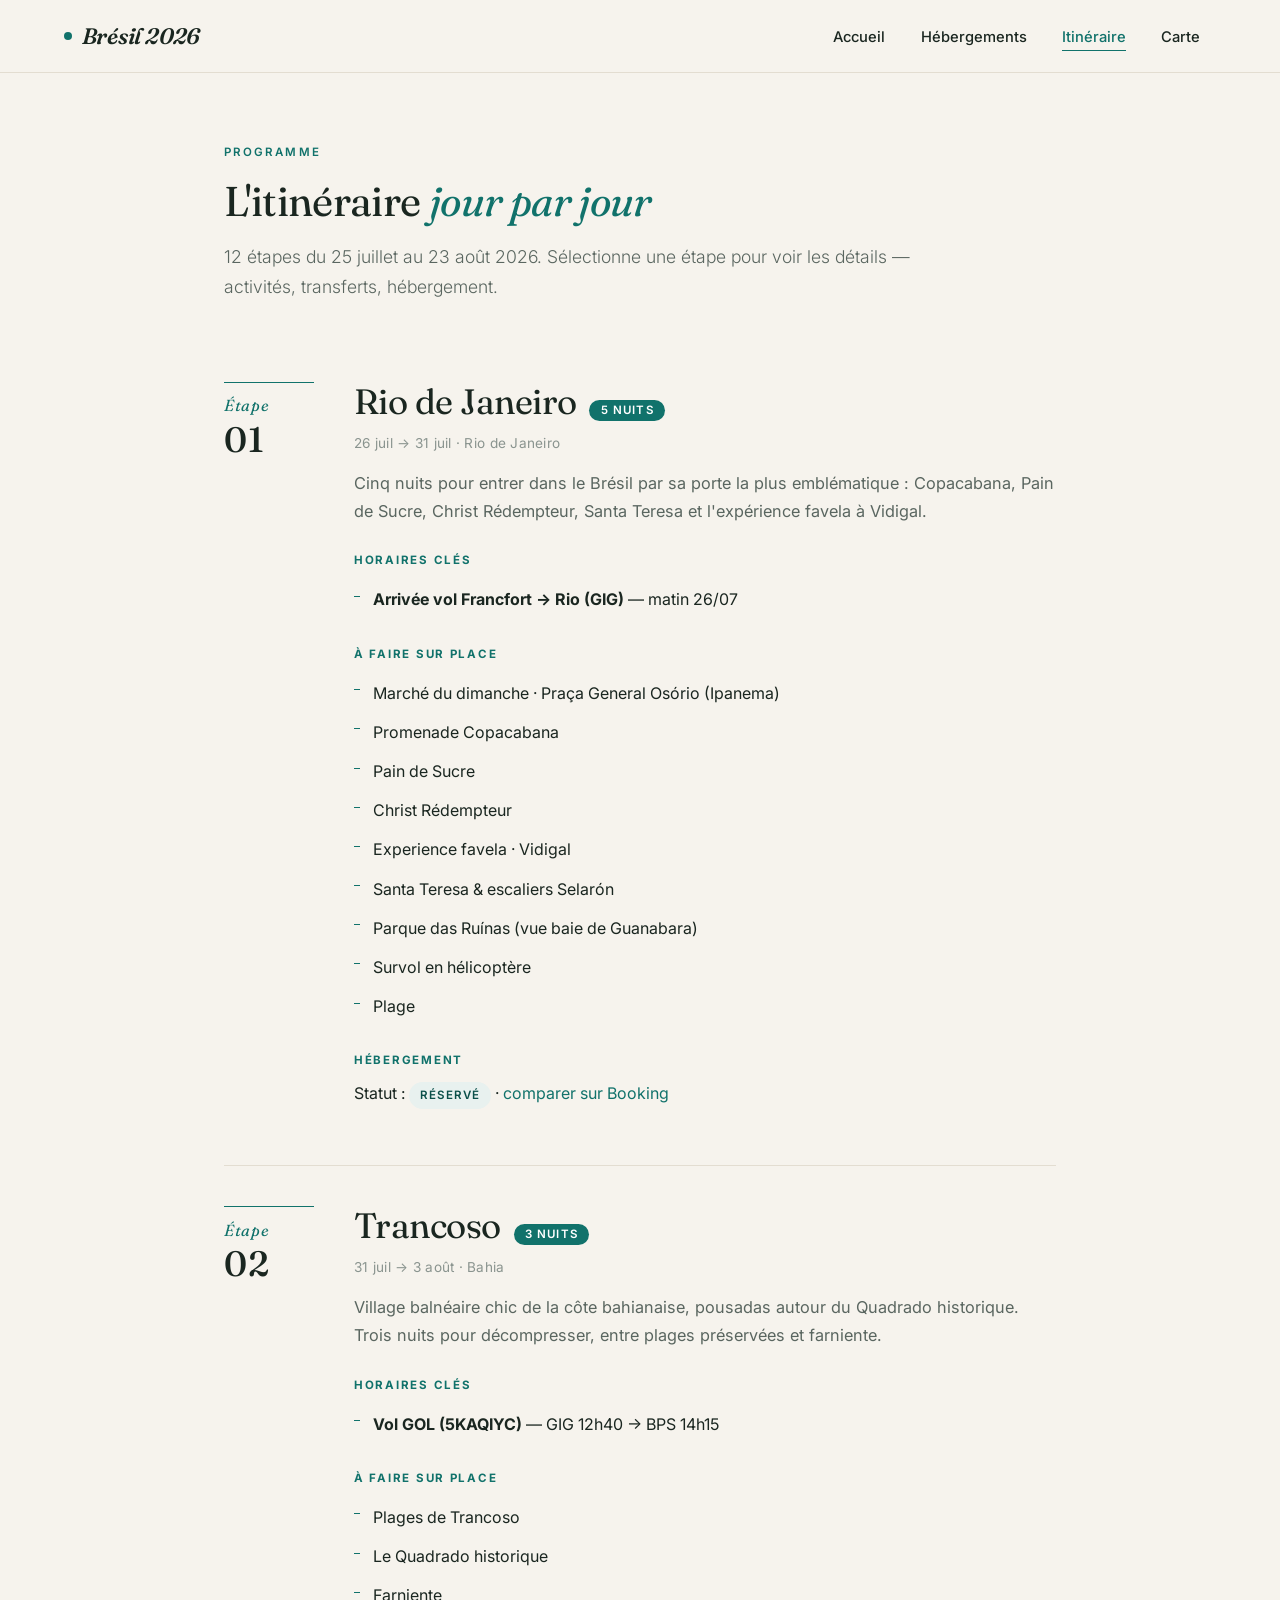
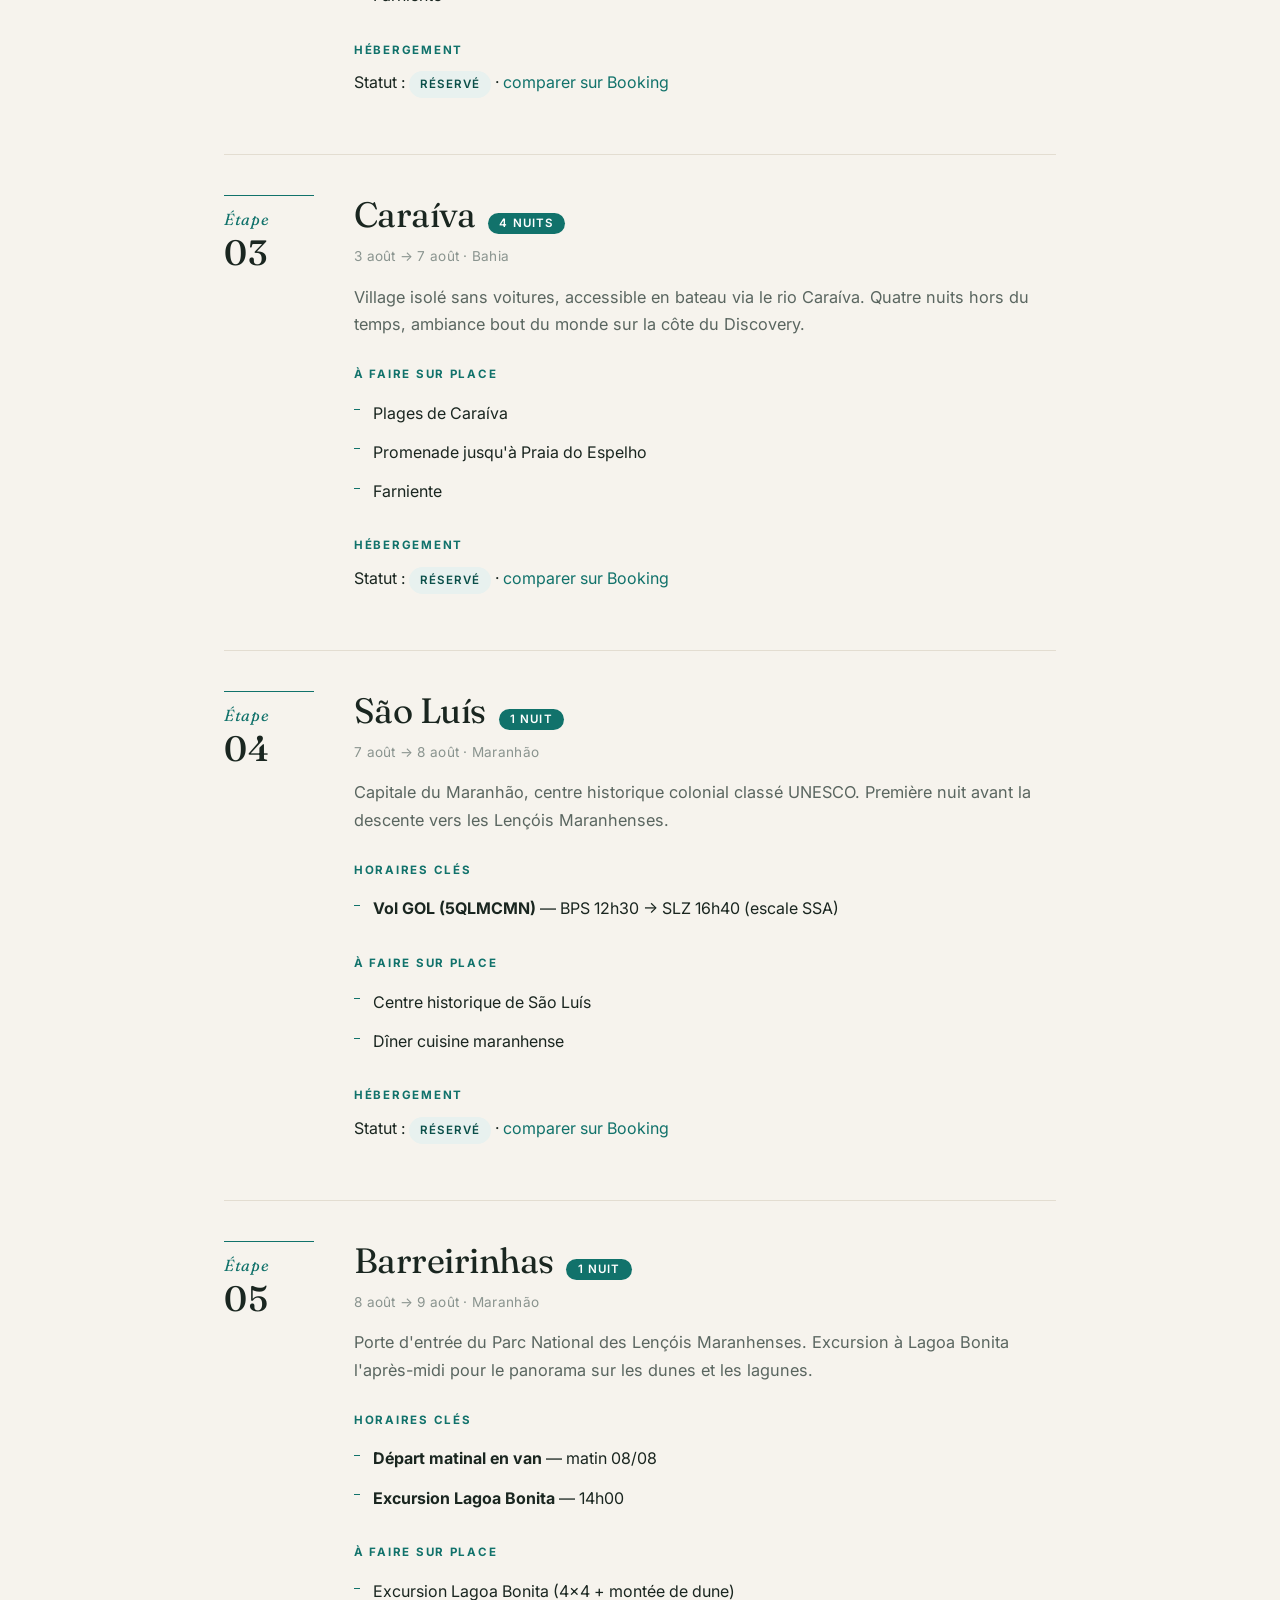
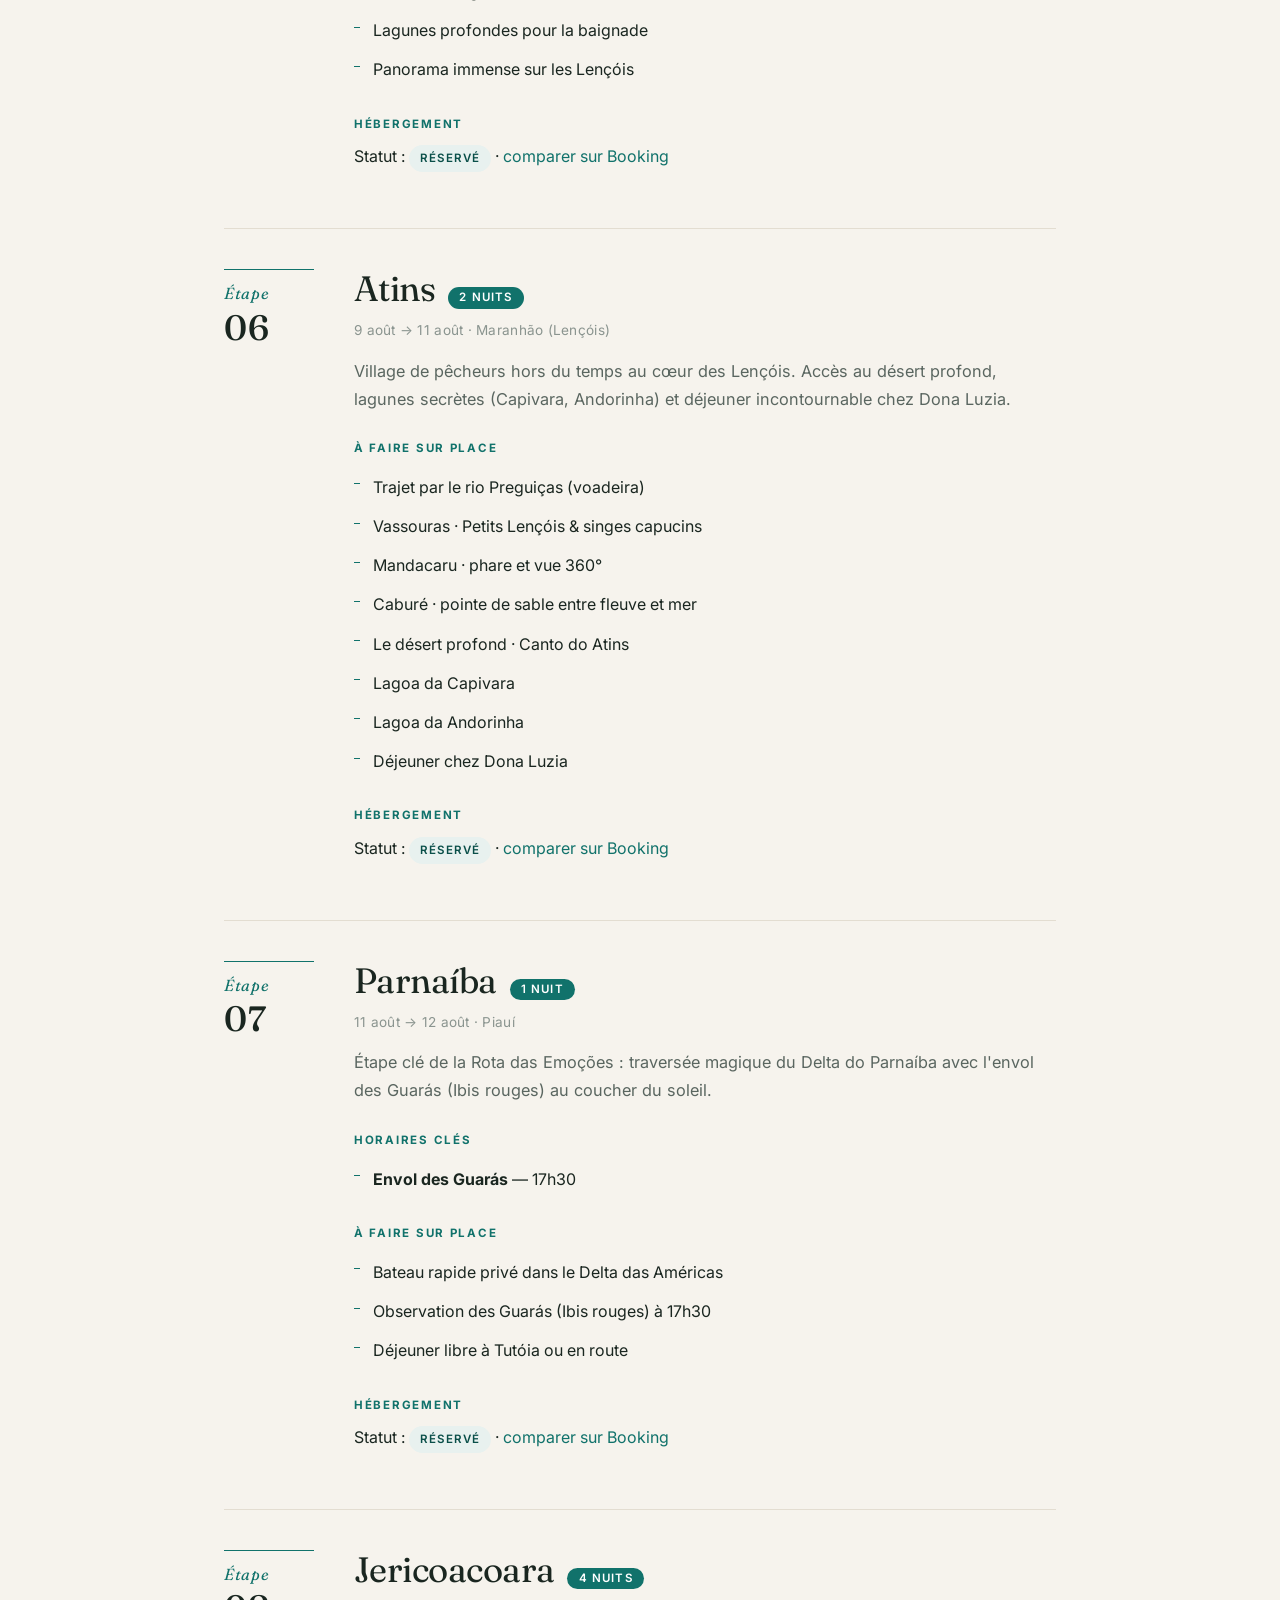
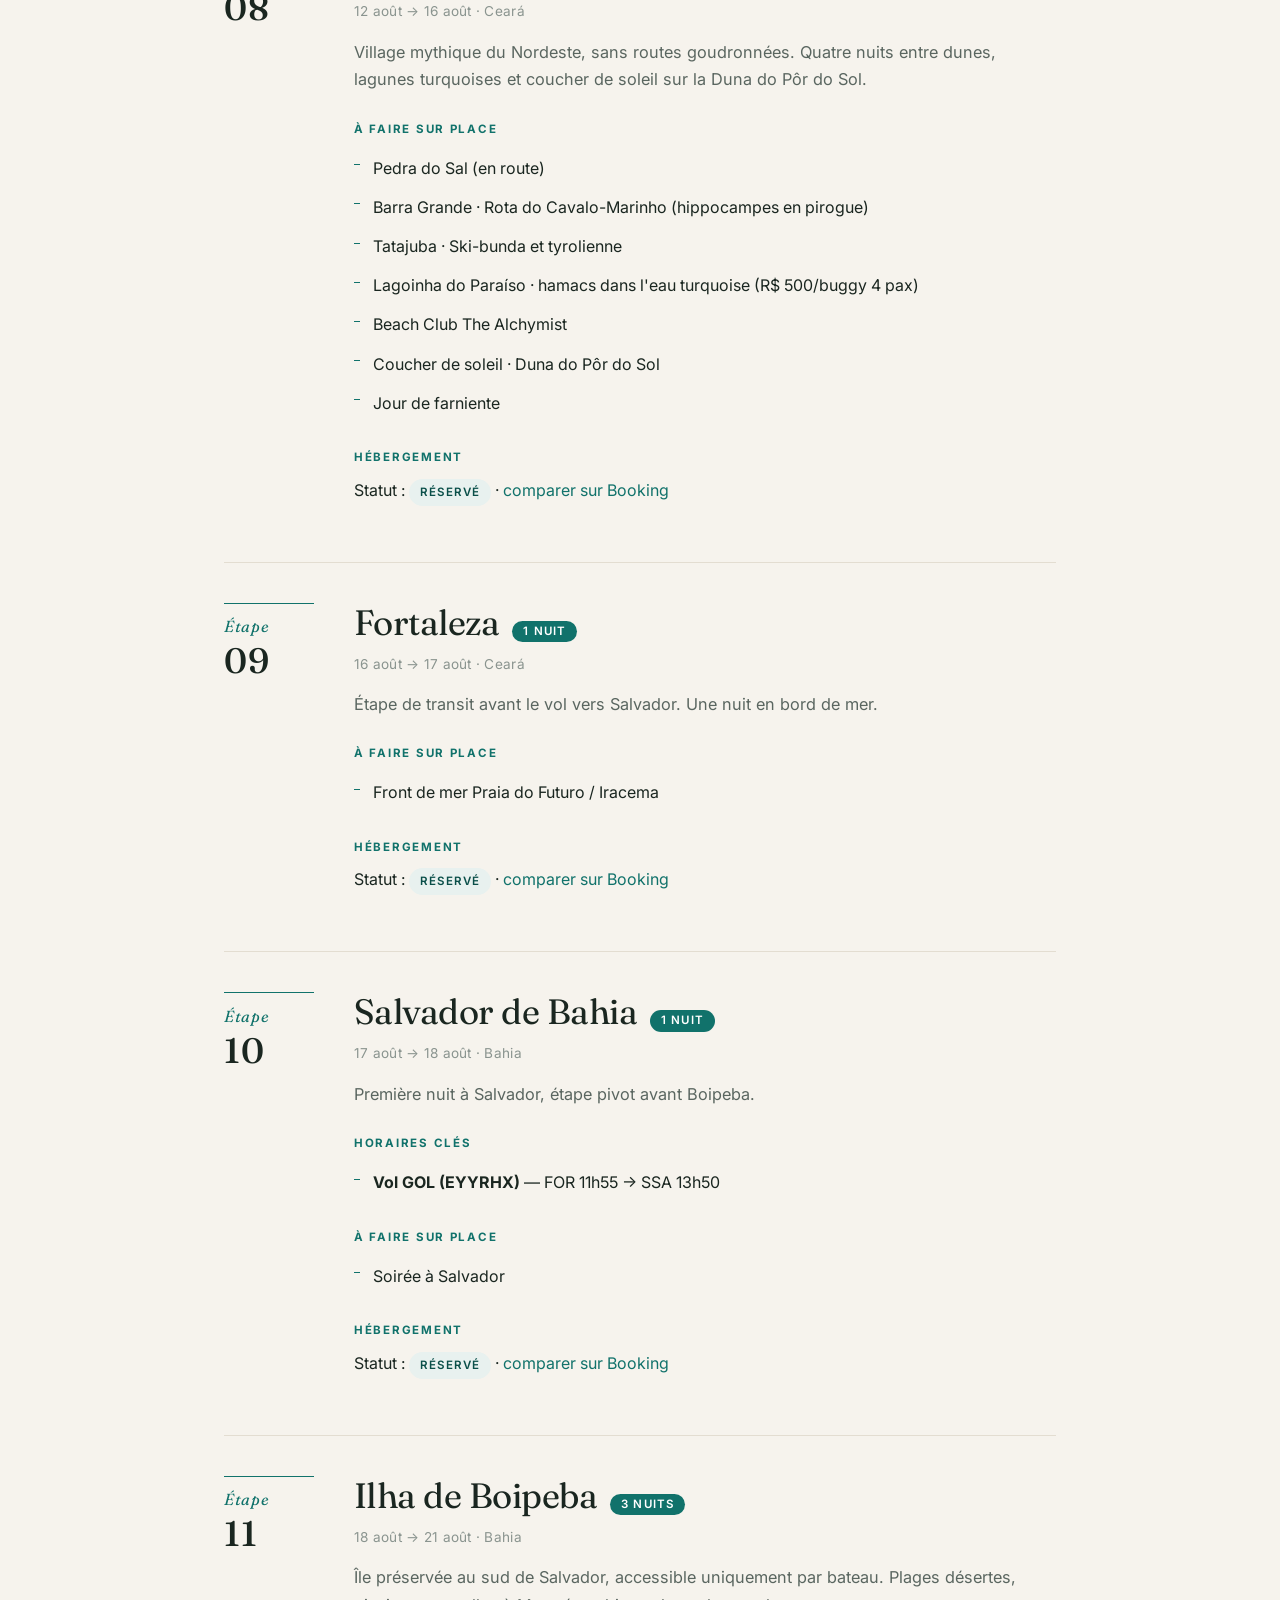
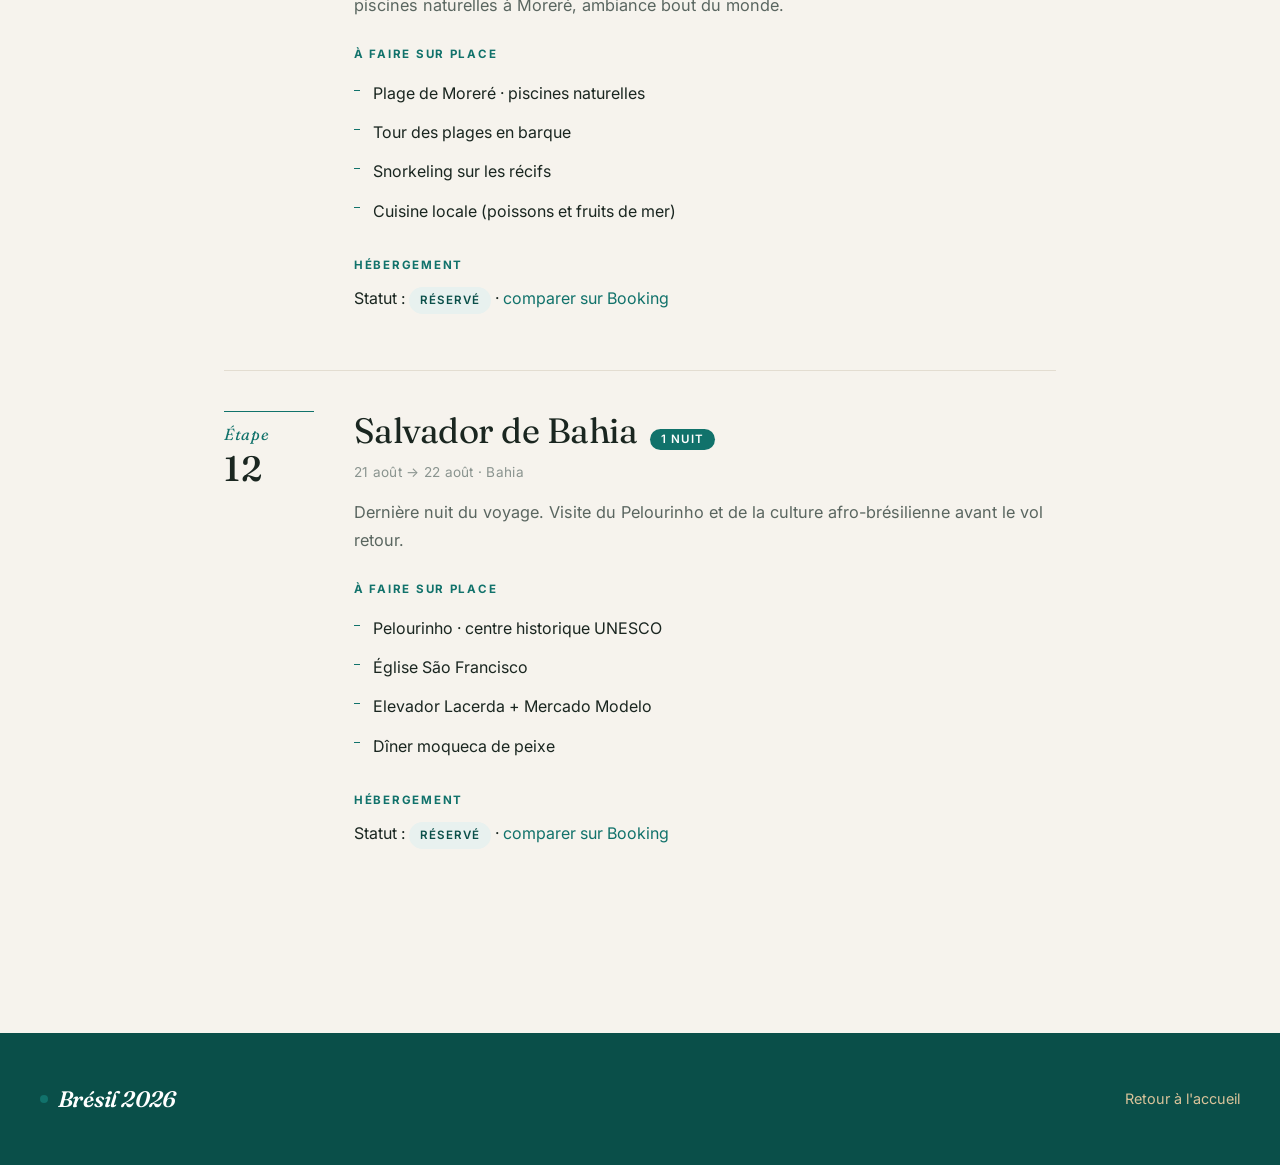
<file: itineraire.html>
<!DOCTYPE html>
<html lang="fr">
<head>
  <meta charset="UTF-8">
  <meta name="viewport" content="width=device-width, initial-scale=1.0">
  <title>Itinéraire — Brésil 2026</title>
  <link rel="preconnect" href="https://fonts.googleapis.com">
  <link rel="preconnect" href="https://fonts.gstatic.com" crossorigin>
  <link href="https://fonts.googleapis.com/css2?family=Fraunces:ital,opsz,wght@0,9..144,400;0,9..144,500;0,9..144,600;1,9..144,400;1,9..144,500&family=Inter:wght@300;400;500;600;700&display=swap" rel="stylesheet">
  <link rel="stylesheet" href="assets/css/style.css">
</head>
<body>

<header class="site-header">
  <div class="nav-container">
    <a href="index.html" class="brand">
      <span class="brand-mark"></span>
      <span>Brésil 2026</span>
    </a>
    <button class="nav-toggle" aria-label="Menu">Menu</button>
    <ul class="nav-links">
      <li><a href="index.html">Accueil</a></li>
      <li><a href="hotels.html">Hébergements</a></li>
      <li><a href="itineraire.html">Itinéraire</a></li>
      <li><a href="carte.html">Carte</a></li>
    </ul>
  </div>
</header>

<main class="container-narrow">
  <section class="section">
    <div class="section-header">
      <span class="eyebrow">Programme</span>
      <h2>L'itinéraire <em>jour par jour</em></h2>
      <p class="lead" id="iti-lead">Sélectionne une étape pour voir les détails — activités, transferts, hébergement.</p>
    </div>
    <div class="timeline" id="timeline"></div>
  </section>
</main>

<footer class="site-footer">
  <div class="footer-inner">
    <span class="brand"><span class="brand-mark"></span> Brésil 2026</span>
    <span><a href="index.html">Retour à l'accueil</a></span>
  </div>
</footer>

<script src="assets/js/data.js"></script>
<script src="assets/js/app.js"></script>
<script>
(async function() {
  const data = await loadData();
  if (!data) return;

  // Lead dynamique
  const lead = document.getElementById("iti-lead");
  if (lead) {
    const stages = data.etapes.filter(e => e.nuits > 0).length;
    lead.textContent = `${stages} étapes du ${formatDateLong(data.voyage.dateDepart)} au ${formatDateLong(data.voyage.dateRetour)} 2026. Sélectionne une étape pour voir les détails — activités, transferts, hébergement.`;
  }

  const timeline = document.getElementById("timeline");
  timeline.innerHTML = data.etapes.map(e => {
    const horaires = (e.horairesCles || []).map(h =>
      `<li><strong>${escapeHtml(h.label)}</strong> — ${escapeHtml(h.heure)}</li>`
    ).join("");

    const activites = (e.activites || []).length
      ? `<div class="block-title">À faire sur place</div><ul>${e.activites.map(a => `<li>${escapeHtml(a)}</li>`).join("")}</ul>`
      : "";

    const transferts = (e.transferts || []).length
      ? `<div class="block-title">Transferts</div>${e.transferts.map(t => `
          <div class="transfert">
            <strong>${escapeHtml(t.type)}</strong> — ${escapeHtml(t.depuis)} → ${escapeHtml(t.vers)}
            ${t.duree ? ` · ${escapeHtml(t.duree)}` : ""}
            ${t.heureDepart ? ` · départ ${escapeHtml(t.heureDepart)}` : ""}
            ${t.heureArrivee ? ` · arrivée ${escapeHtml(t.heureArrivee)}` : ""}
            ${t.statut ? ` <span class="tag accent" style="margin-left:0.4rem;">${escapeHtml(t.statut)}</span>` : ""}
          </div>
        `).join("")}`
      : "";

    const heb = e.hebergement
      ? `<div class="block-title">Hébergement</div>
         <p>Statut : <span class="tag ${e.hebergement.statut === 'réservé' ? '' : 'accent'}">${escapeHtml(e.hebergement.statut)}</span>
         ${e.hebergement.shortlist && e.hebergement.shortlist.length ?
           ` · ${e.hebergement.shortlist.length} option${e.hebergement.shortlist.length > 1 ? 's' : ''} sélectionnée${e.hebergement.shortlist.length > 1 ? 's' : ''} (voir <a href="hotels.html#${e.id}">page hébergements</a>)` :
           ` · <a href="hotels.html#${e.id}">comparer sur Booking</a>`}
         </p>`
      : "";

    const horairesBlock = horaires
      ? `<div class="block-title">Horaires clés</div><ul>${horaires}</ul>`
      : "";

    const nightsBadge = e.nuits === 0
      ? `<span class="nights-tag muted">Escale</span>`
      : `<span class="nights-tag">${e.nuits} nuit${e.nuits > 1 ? "s" : ""}</span>`;

    return `
      <div class="timeline-item" id="${e.id}">
        <div class="num">Étape <strong>${String(e.ordre).padStart(2,"0")}</strong></div>
        <div>
          <h3>${escapeHtml(e.ville)} ${nightsBadge}</h3>
          <div class="dates">${formatDate(e.dateArrivee)} → ${formatDate(e.dateDepart)} · ${escapeHtml(e.region)}</div>
          <p class="desc">${escapeHtml(e.description)}</p>
          ${horairesBlock}
          ${transferts}
          ${activites}
          ${heb}
        </div>
      </div>
    `;
  }).join("");

  if (window.location.hash) {
    const target = document.querySelector(window.location.hash);
    if (target) target.scrollIntoView({ behavior: "smooth", block: "start" });
  }
})();
</script>
</body>
</html>
</file>
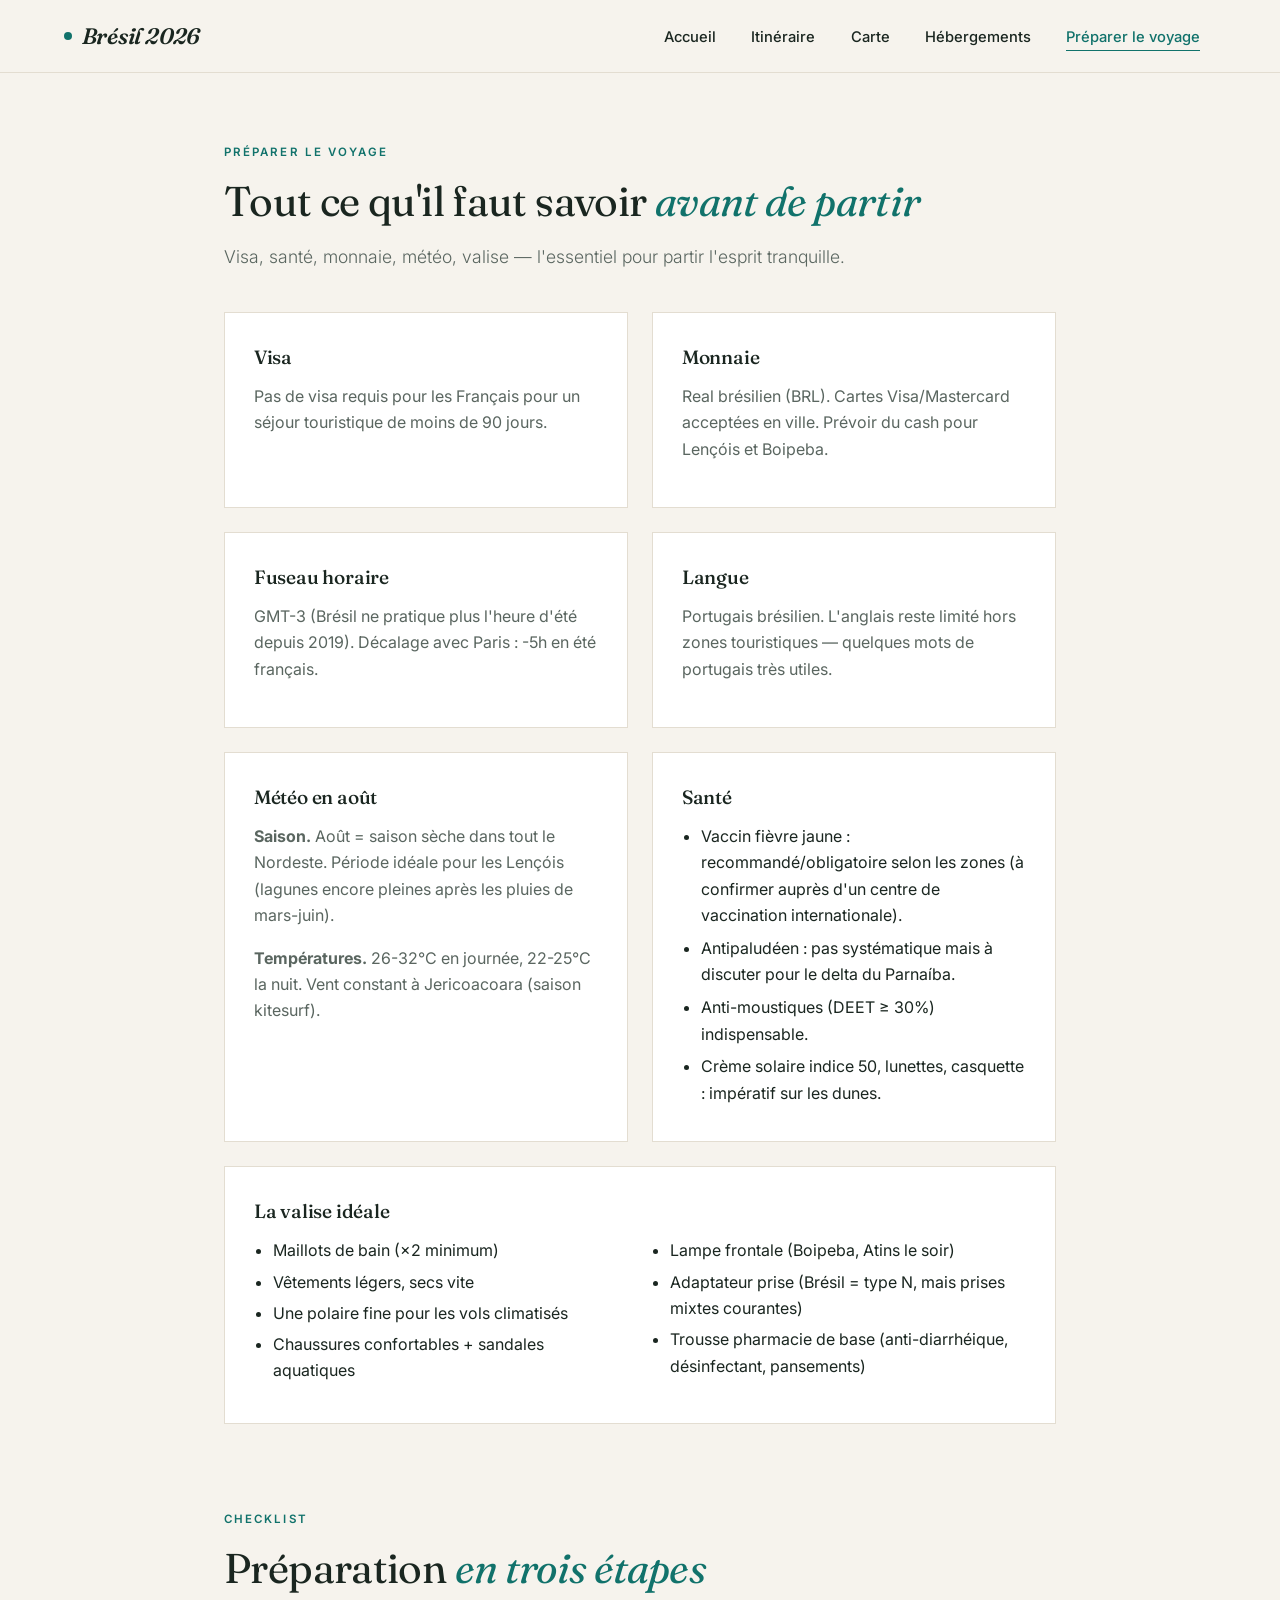
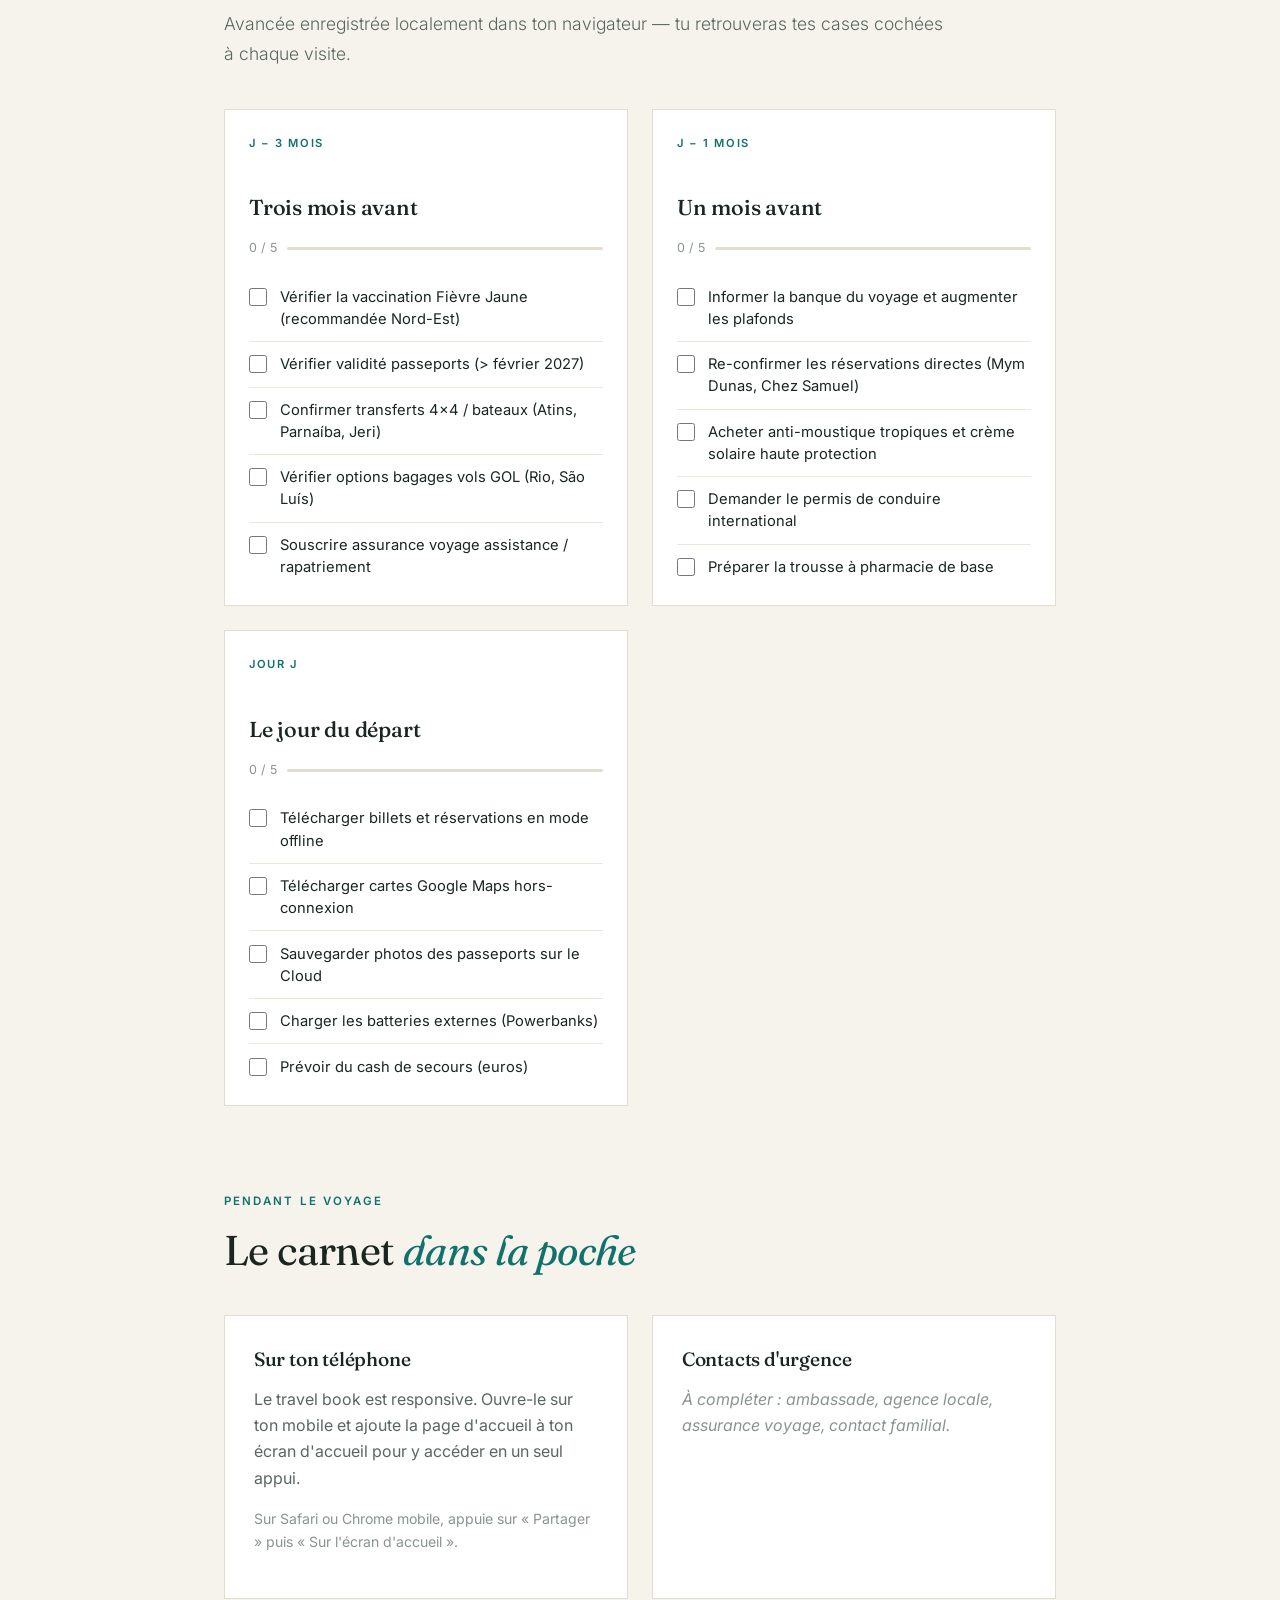
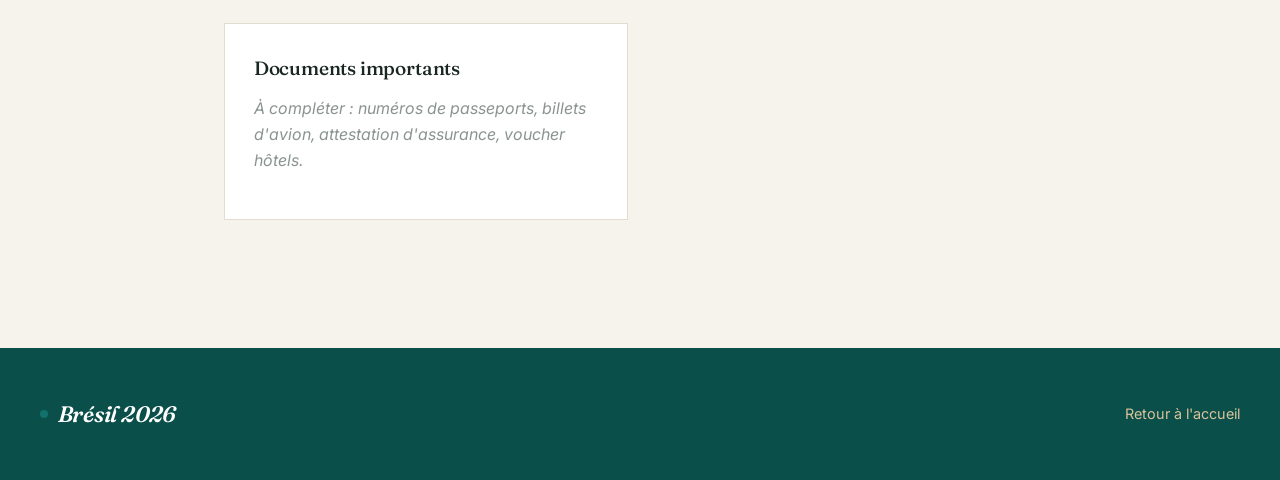
<file: pratique.html>
<!DOCTYPE html>
<html lang="fr">
<head>
  <meta charset="UTF-8">
  <meta name="viewport" content="width=device-width, initial-scale=1.0">
  <title>Préparer le voyage — Brésil 2026</title>
  <link rel="preconnect" href="https://fonts.googleapis.com">
  <link rel="preconnect" href="https://fonts.gstatic.com" crossorigin>
  <link href="https://fonts.googleapis.com/css2?family=Fraunces:ital,opsz,wght@0,9..144,400;0,9..144,500;0,9..144,600;1,9..144,400;1,9..144,500&family=Inter:wght@300;400;500;600;700&display=swap" rel="stylesheet">
  <link rel="stylesheet" href="assets/css/style.css">
</head>
<body>

<header class="site-header">
  <div class="nav-container">
    <a href="index.html" class="brand">
      <span class="brand-mark"></span>
      <span>Brésil 2026</span>
    </a>
    <button class="nav-toggle" aria-label="Menu">Menu</button>
    <ul class="nav-links">
      <li><a href="index.html">Accueil</a></li>
      <li><a href="itineraire.html">Itinéraire</a></li>
      <li><a href="carte.html">Carte</a></li>
      <li><a href="hotels.html">Hébergements</a></li>
      <li><a href="pratique.html">Préparer le voyage</a></li>
    </ul>
  </div>
</header>

<main class="container-narrow">
  <section class="section">
    <div class="section-header">
      <span class="eyebrow">Préparer le voyage</span>
      <h2>Tout ce qu'il faut savoir <em>avant de partir</em></h2>
      <p class="lead">Visa, santé, monnaie, météo, valise — l'essentiel pour partir l'esprit tranquille.</p>
    </div>
    <div class="card-grid" id="practical-grid"></div>
  </section>

  <section class="section">
    <div class="section-header">
      <span class="eyebrow">Checklist</span>
      <h2>Préparation <em>en trois étapes</em></h2>
      <p class="lead">Avancée enregistrée localement dans ton navigateur — tu retrouveras tes cases cochées à chaque visite.</p>
    </div>
    <div id="checklist-container"></div>
  </section>

  <section class="section">
    <div class="section-header">
      <span class="eyebrow">Pendant le voyage</span>
      <h2>Le carnet <em>dans la poche</em></h2>
    </div>
    <div class="card-grid">
      <div class="card">
        <h3>Sur ton téléphone</h3>
        <p>Le travel book est responsive. Ouvre-le sur ton mobile et ajoute la page d'accueil à ton écran d'accueil pour y accéder en un seul appui.</p>
        <p style="color:var(--color-text-muted);font-size:0.88rem;">Sur Safari ou Chrome mobile, appuie sur « Partager » puis « Sur l'écran d'accueil ».</p>
      </div>
      <div class="card">
        <h3>Contacts d'urgence</h3>
        <p style="color: var(--color-text-muted); font-style: italic;">À compléter : ambassade, agence locale, assurance voyage, contact familial.</p>
      </div>
      <div class="card">
        <h3>Documents importants</h3>
        <p style="color: var(--color-text-muted); font-style: italic;">À compléter : numéros de passeports, billets d'avion, attestation d'assurance, voucher hôtels.</p>
      </div>
    </div>
  </section>
</main>

<footer class="site-footer">
  <div class="footer-inner">
    <span class="brand"><span class="brand-mark"></span> Brésil 2026</span>
    <span><a href="index.html">Retour à l'accueil</a></span>
  </div>
</footer>

<script src="assets/js/data.js"></script>
<script src="assets/js/app.js"></script>
<script>
(async function() {
  const data = await loadData();
  if (!data) return;
  const p = data.infosPratiques;

  const grid = document.getElementById("practical-grid");
  grid.innerHTML = `
    <div class="card">
      <h3>Visa</h3>
      <p>${escapeHtml(p.visa)}</p>
    </div>
    <div class="card">
      <h3>Monnaie</h3>
      <p>${escapeHtml(p.monnaie)}</p>
    </div>
    <div class="card">
      <h3>Fuseau horaire</h3>
      <p>${escapeHtml(p.fuseau)}</p>
    </div>
    <div class="card">
      <h3>Langue</h3>
      <p>${escapeHtml(p.langue)}</p>
    </div>
    <div class="card">
      <h3>Météo en août</h3>
      <p><strong>Saison.</strong> ${escapeHtml(p.meteo.saison)}</p>
      <p><strong>Températures.</strong> ${escapeHtml(p.meteo.temperatures)}</p>
    </div>
    <div class="card">
      <h3>Santé</h3>
      <ul style="padding-left:1.2rem;margin:0;">${p.sante.map(s => `<li style="margin-bottom:0.4rem;">${escapeHtml(s)}</li>`).join("")}</ul>
    </div>
    <div class="card" style="grid-column: 1 / -1;">
      <h3>La valise idéale</h3>
      <ul style="columns: 2; column-gap: 2.5rem; margin: 0.5rem 0; padding-left: 1.2rem;">
        ${p.valise.map(v => `<li style="margin-bottom:0.3rem;">${escapeHtml(v)}</li>`).join("")}
      </ul>
    </div>
  `;

  // ---------- Checklist préparation ----------
  if (p.checklist) {
    renderChecklist(p.checklist);
  }
})();

const STORAGE_KEY = "travel-checklist-brazil-2026";

function loadChecklistState() {
  try { return JSON.parse(localStorage.getItem(STORAGE_KEY) || "{}"); }
  catch (_) { return {}; }
}
function saveChecklistState(state) {
  try { localStorage.setItem(STORAGE_KEY, JSON.stringify(state)); }
  catch (_) {}
}

function renderChecklist(checklist) {
  const sections = [
    { key: "trois_mois_avant", eyebrow: "J − 3 mois", title: "Trois mois avant" },
    { key: "un_mois_avant",    eyebrow: "J − 1 mois", title: "Un mois avant" },
    { key: "jour_du_depart",   eyebrow: "Jour J",     title: "Le jour du départ" }
  ];

  const container = document.getElementById("checklist-container");
  if (!container) return;

  container.innerHTML = `<div class="checklist-grid">
    ${sections.map(s => {
      const items = checklist[s.key] || [];
      return `
        <div class="checklist-card" data-section="${s.key}">
          <div class="checklist-card-eyebrow">${escapeHtml(s.eyebrow)}</div>
          <h3 class="checklist-card-title">${escapeHtml(s.title)}</h3>
          <div class="checklist-progress">
            <span class="checklist-progress-text">0 / ${items.length}</span>
            <span class="checklist-progress-bar"><span class="checklist-progress-fill"></span></span>
          </div>
          <ul class="checklist-list">
            ${items.map((item, i) => {
              const id = `cl-${s.key}-${i}`;
              return `
                <li class="checklist-item">
                  <input type="checkbox" id="${id}" data-key="${s.key}-${i}">
                  <label for="${id}">${escapeHtml(item)}</label>
                </li>
              `;
            }).join("")}
          </ul>
        </div>
      `;
    }).join("")}
  </div>`;

  // Restore state + listeners
  const state = loadChecklistState();
  container.querySelectorAll(".checklist-item input[type='checkbox']").forEach(cb => {
    const key = cb.dataset.key;
    if (state[key]) {
      cb.checked = true;
      cb.closest(".checklist-item").classList.add("done");
    }
    cb.addEventListener("change", () => {
      const s = loadChecklistState();
      s[key] = cb.checked;
      saveChecklistState(s);
      cb.closest(".checklist-item").classList.toggle("done", cb.checked);
      updateChecklistProgress();
    });
  });
  updateChecklistProgress();
}

function updateChecklistProgress() {
  document.querySelectorAll(".checklist-card").forEach(card => {
    const inputs = card.querySelectorAll("input[type='checkbox']");
    const done = Array.from(inputs).filter(i => i.checked).length;
    const total = inputs.length;
    const pct = total ? (done / total) * 100 : 0;
    const txt = card.querySelector(".checklist-progress-text");
    const fill = card.querySelector(".checklist-progress-fill");
    if (txt) txt.textContent = `${done} / ${total}`;
    if (fill) fill.style.width = pct + "%";
  });
}
</script>
</body>
</html>
</file>
<file: assets/css/style.css>
/* ==========================================================================
   Brésil 2026 — Travel Book
   Inspired by Evaneos editorial design
   Palette : deep teal · cream · warm sand · ink
   Typography : Fraunces (serif editorial) + Inter (sans body)
   ========================================================================== */

:root {
  --color-bg: #f6f3ed;
  --color-bg-alt: #ffffff;
  --color-card: #ffffff;
  --color-text: #1a2620;
  --color-text-soft: #5a6660;
  --color-text-muted: #8a948f;
  --color-primary: #11726b;
  --color-primary-dark: #0a4f49;
  --color-primary-soft: #e8f1ef;
  --color-accent: #c95a42;
  --color-sand: #d9c39a;
  --color-line: #e3ddd1;
  --color-line-soft: #ece7da;

  --shadow-sm: 0 1px 2px rgba(15, 35, 30, 0.04);
  --shadow-md: 0 8px 24px rgba(15, 35, 30, 0.06);
  --shadow-lg: 0 24px 48px rgba(15, 35, 30, 0.10);

  --radius-sm: 4px;
  --radius-md: 8px;
  --radius-lg: 16px;

  --font-serif: "Fraunces", Georgia, "Times New Roman", serif;
  --font-sans: "Inter", -apple-system, BlinkMacSystemFont, "Segoe UI", Roboto, sans-serif;

  --max-width: 1200px;
  --max-width-narrow: 880px;
}

* {
  box-sizing: border-box;
}

html {
  scroll-behavior: smooth;
  -webkit-text-size-adjust: 100%;
}

body {
  margin: 0;
  font-family: var(--font-sans);
  font-size: 16px;
  color: var(--color-text);
  background: var(--color-bg);
  line-height: 1.65;
  -webkit-font-smoothing: antialiased;
  -moz-osx-font-smoothing: grayscale;
}

a {
  color: var(--color-primary);
  text-decoration: none;
  transition: color 0.2s ease;
}

a:hover {
  color: var(--color-primary-dark);
}

img {
  max-width: 100%;
  display: block;
}

p {
  margin: 0 0 1rem;
}

/* ---------- Eyebrow / labels ---------- */
.eyebrow {
  display: inline-block;
  font-family: var(--font-sans);
  font-size: 0.72rem;
  font-weight: 600;
  text-transform: uppercase;
  letter-spacing: 0.18em;
  color: var(--color-primary);
  margin-bottom: 1rem;
}

.eyebrow.light {
  color: rgba(255, 255, 255, 0.85);
}

/* ---------- Header / Navigation ---------- */
.site-header {
  background: var(--color-bg);
  border-bottom: 1px solid var(--color-line);
  position: sticky;
  top: 0;
  z-index: 100;
}

.nav-container {
  max-width: var(--max-width);
  margin: 0 auto;
  display: flex;
  align-items: center;
  justify-content: space-between;
  padding: 1.1rem 1.5rem;
  gap: 1rem;
}

.brand {
  font-family: var(--font-serif);
  font-weight: 600;
  font-size: 1.4rem;
  color: var(--color-text);
  letter-spacing: -0.01em;
  display: flex;
  align-items: center;
  gap: 0.6rem;
  font-style: italic;
}

.brand-mark {
  width: 8px;
  height: 8px;
  background: var(--color-primary);
  border-radius: 50%;
  display: inline-block;
}

.nav-toggle {
  background: none;
  border: 1px solid var(--color-line);
  color: var(--color-text);
  border-radius: var(--radius-sm);
  padding: 0.5rem 0.7rem;
  cursor: pointer;
  font-size: 0.95rem;
  display: none;
  font-family: var(--font-sans);
  font-weight: 500;
}

.nav-links {
  display: flex;
  gap: 0.2rem;
  list-style: none;
  margin: 0;
  padding: 0;
}

.nav-links a {
  color: var(--color-text);
  padding: 0.5rem 1rem;
  font-size: 0.92rem;
  font-weight: 500;
  position: relative;
  transition: color 0.2s ease;
}

.nav-links a::after {
  content: "";
  position: absolute;
  left: 1rem;
  right: 1rem;
  bottom: 0.2rem;
  height: 1px;
  background: var(--color-primary);
  transform: scaleX(0);
  transform-origin: left;
  transition: transform 0.25s ease;
}

.nav-links a:hover,
.nav-links a.active {
  color: var(--color-primary);
}

.nav-links a.active::after {
  transform: scaleX(1);
}

@media (max-width: 820px) {
  .nav-toggle {
    display: inline-flex;
    align-items: center;
    gap: 0.4rem;
  }

  .nav-links {
    position: absolute;
    top: 100%;
    right: 0;
    left: 0;
    flex-direction: column;
    gap: 0;
    background: var(--color-bg);
    padding: 0.5rem 0;
    border-bottom: 1px solid var(--color-line);
    transform: translateY(-150%);
    transition: transform 0.25s ease;
  }

  .nav-links.open {
    transform: translateY(0);
  }

  .nav-links a {
    padding: 1rem 1.5rem;
    border-bottom: 1px solid var(--color-line-soft);
  }

  .nav-links a::after {
    display: none;
  }
}

/* ---------- Hero ---------- */
.hero {
  position: relative;
  min-height: 78vh;
  display: flex;
  align-items: center;
  justify-content: center;
  padding: 4rem 1.5rem;
  color: white;
  overflow: hidden;
  background-color: var(--color-primary-dark);
}

.hero::before {
  content: "";
  position: absolute;
  inset: 0;
  background:
    linear-gradient(180deg, rgba(10, 35, 30, 0.40) 0%, rgba(10, 35, 30, 0.65) 100%),
    radial-gradient(ellipse at 30% 30%, #1a8478 0%, #0a4f49 60%, #062e2a 100%);
  z-index: 0;
}

.hero-content {
  position: relative;
  z-index: 1;
  max-width: 880px;
  text-align: center;
}

.hero h1 {
  font-family: var(--font-serif);
  font-weight: 400;
  font-size: clamp(2.4rem, 6vw, 4.6rem);
  line-height: 1.05;
  letter-spacing: -0.02em;
  margin: 0.5rem 0 1rem;
  font-style: italic;
}

.hero h1 em {
  font-style: normal;
  font-weight: 600;
}

.hero .subtitle {
  font-size: clamp(1rem, 1.6vw, 1.15rem);
  font-weight: 300;
  letter-spacing: 0.02em;
  opacity: 0.92;
  max-width: 600px;
  margin: 0 auto 2rem;
}

.hero-meta {
  display: flex;
  flex-wrap: wrap;
  gap: 0;
  justify-content: center;
  margin-top: 2.5rem;
  border-top: 1px solid rgba(255, 255, 255, 0.18);
  border-bottom: 1px solid rgba(255, 255, 255, 0.18);
  padding: 1.2rem 0;
}

.hero-meta-item {
  padding: 0 1.6rem;
  border-right: 1px solid rgba(255, 255, 255, 0.18);
  text-align: center;
  min-width: 110px;
}

.hero-meta-item:last-child {
  border-right: none;
}

.hero-meta-item .value {
  font-family: var(--font-serif);
  font-size: 1.4rem;
  font-weight: 500;
  display: block;
  line-height: 1.2;
}

.hero-meta-item .label {
  font-size: 0.72rem;
  font-weight: 500;
  text-transform: uppercase;
  letter-spacing: 0.12em;
  opacity: 0.75;
  margin-top: 0.3rem;
  display: block;
}

@media (max-width: 600px) {
  .hero {
    min-height: 65vh;
  }

  .hero-meta {
    flex-direction: column;
    gap: 0;
    padding: 0;
    border: none;
  }

  .hero-meta-item {
    border-right: none;
    border-bottom: 1px solid rgba(255, 255, 255, 0.18);
    padding: 1rem 0;
  }

  .hero-meta-item:last-child {
    border-bottom: none;
  }
}

/* ---------- Layout ---------- */
.container {
  max-width: var(--max-width);
  margin: 0 auto;
  padding: 4rem 1.5rem;
}

.container-narrow {
  max-width: var(--max-width-narrow);
  margin: 0 auto;
  padding: 4rem 1.5rem;
}

.section {
  margin-bottom: 5rem;
}

.section:last-child {
  margin-bottom: 0;
}

.section-header {
  margin-bottom: 2.5rem;
  max-width: 720px;
}

.section h2 {
  font-family: var(--font-serif);
  font-weight: 400;
  font-size: clamp(1.8rem, 3.5vw, 2.6rem);
  line-height: 1.15;
  letter-spacing: -0.015em;
  margin: 0 0 1rem;
  color: var(--color-text);
}

.section h2 em {
  font-style: italic;
  color: var(--color-primary);
}

.section h3 {
  font-family: var(--font-serif);
  font-weight: 500;
  font-size: 1.35rem;
  margin: 2rem 0 0.75rem;
  color: var(--color-text);
  letter-spacing: -0.01em;
}

.lead {
  font-size: 1.1rem;
  color: var(--color-text-soft);
  line-height: 1.7;
  font-weight: 300;
  max-width: 720px;
}

/* ---------- Editorial card grid ---------- */
.feature-grid {
  display: grid;
  gap: 0;
  grid-template-columns: repeat(auto-fit, minmax(260px, 1fr));
  border-top: 1px solid var(--color-line);
}

.feature-item {
  padding: 2rem 1.8rem;
  border-bottom: 1px solid var(--color-line);
  border-right: 1px solid var(--color-line);
  background: var(--color-bg-alt);
  transition: background 0.2s ease;
}

.feature-item:hover {
  background: var(--color-primary-soft);
}

.feature-item:last-child {
  border-right: none;
}

.feature-item .feature-num {
  font-family: var(--font-serif);
  font-size: 0.95rem;
  color: var(--color-primary);
  font-style: italic;
  display: block;
  margin-bottom: 0.6rem;
}

.feature-item h3 {
  margin: 0 0 0.6rem;
  font-size: 1.2rem;
}

.feature-item p {
  color: var(--color-text-soft);
  font-size: 0.95rem;
  margin-bottom: 1.2rem;
}

.feature-item .arrow-link {
  font-size: 0.85rem;
  font-weight: 600;
  color: var(--color-primary);
  text-transform: uppercase;
  letter-spacing: 0.08em;
  display: inline-flex;
  align-items: center;
  gap: 0.4rem;
}

.feature-item .arrow-link::after {
  content: "→";
  transition: transform 0.2s ease;
}

.feature-item .arrow-link:hover::after {
  transform: translateX(4px);
}

@media (max-width: 820px) {
  .feature-grid {
    grid-template-columns: 1fr;
  }

  .feature-item {
    border-right: none;
  }
}

/* ---------- Card grid (general) ---------- */
.card-grid {
  display: grid;
  gap: 1.5rem;
  grid-template-columns: repeat(auto-fill, minmax(280px, 1fr));
}

.card {
  background: var(--color-card);
  border: 1px solid var(--color-line);
  padding: 1.8rem;
  transition: border-color 0.2s ease;
}

.card:hover {
  border-color: var(--color-primary);
}

.card h3 {
  margin: 0 0 0.6rem;
  font-size: 1.2rem;
  color: var(--color-text);
}

.card .meta {
  font-size: 0.85rem;
  color: var(--color-text-muted);
  margin-bottom: 1rem;
}

.card p {
  color: var(--color-text-soft);
}

.card-list {
  list-style: none;
  padding: 0;
  margin: 0;
}

.card-list li {
  padding: 0.6rem 0;
  border-bottom: 1px solid var(--color-line-soft);
  display: flex;
  justify-content: space-between;
  gap: 1rem;
  align-items: baseline;
}

.card-list li:last-child {
  border-bottom: none;
}

.card-list li .name {
  font-weight: 500;
}

.card-list li .role {
  color: var(--color-text-muted);
  font-size: 0.88rem;
}

/* ---------- Tags / Badges ---------- */
.tag {
  display: inline-block;
  font-size: 0.72rem;
  font-weight: 600;
  text-transform: uppercase;
  letter-spacing: 0.1em;
  padding: 0.25rem 0.7rem;
  border-radius: 999px;
  background: var(--color-primary-soft);
  color: var(--color-primary-dark);
}

.tag.outline {
  background: transparent;
  border: 1px solid var(--color-line);
  color: var(--color-text-soft);
}

.tag.accent {
  background: #fbe9e3;
  color: var(--color-accent);
}

.tag.sand {
  background: #f6ecd6;
  color: #8a6a1e;
}

.tag.muted {
  background: var(--color-line-soft);
  color: var(--color-text-soft);
}

.tag-row {
  display: flex;
  flex-wrap: wrap;
  gap: 0.4rem;
  margin: 0.6rem 0;
}

/* ---------- Timeline (itinéraire) ---------- */
.timeline {
  position: relative;
  margin: 2rem 0 0;
}

.timeline-item {
  position: relative;
  padding: 2.5rem 0;
  border-bottom: 1px solid var(--color-line);
  display: grid;
  grid-template-columns: 90px 1fr;
  gap: 2.5rem;
  align-items: start;
}

.timeline-item:last-child {
  border-bottom: none;
}

.timeline-item .num {
  font-family: var(--font-serif);
  font-style: italic;
  font-size: 1rem;
  color: var(--color-primary);
  letter-spacing: 0.04em;
  border-top: 1px solid var(--color-primary);
  padding-top: 0.6rem;
  width: 90px;
}

.timeline-item .num strong {
  display: block;
  font-style: normal;
  font-weight: 500;
  font-size: 2.2rem;
  color: var(--color-text);
  line-height: 1;
  margin-top: 0.2rem;
}

.timeline-item h3 {
  font-family: var(--font-serif);
  font-weight: 400;
  font-size: clamp(1.6rem, 3vw, 2.2rem);
  margin: 0 0 0.6rem;
  color: var(--color-text);
  line-height: 1.15;
  letter-spacing: -0.015em;
  display: flex;
  flex-wrap: wrap;
  align-items: baseline;
  gap: 0.8rem;
}

.timeline-item .nights-tag {
  font-family: var(--font-sans);
  font-size: 0.72rem;
  font-weight: 600;
  text-transform: uppercase;
  letter-spacing: 0.1em;
  background: var(--color-primary);
  color: white;
  padding: 0.25rem 0.7rem;
  border-radius: 999px;
}

.timeline-item .nights-tag.muted {
  background: var(--color-text-muted);
}

.timeline-item .dates {
  font-family: var(--font-sans);
  font-size: 0.85rem;
  color: var(--color-text-muted);
  margin-bottom: 1rem;
  letter-spacing: 0.02em;
}

.timeline-item .desc {
  color: var(--color-text-soft);
  font-size: 1.02rem;
  line-height: 1.7;
}

.timeline-item .block-title {
  font-family: var(--font-sans);
  font-size: 0.72rem;
  font-weight: 700;
  text-transform: uppercase;
  letter-spacing: 0.15em;
  color: var(--color-primary);
  margin: 1.6rem 0 0.6rem;
}

.timeline-item ul {
  list-style: none;
  padding: 0;
  margin: 0;
}

.timeline-item ul li {
  padding: 0.4rem 0 0.4rem 1.2rem;
  position: relative;
  color: var(--color-text);
}

.timeline-item ul li::before {
  content: "";
  position: absolute;
  left: 0;
  top: 1rem;
  width: 6px;
  height: 1px;
  background: var(--color-primary);
}

.timeline-item .transfert {
  background: var(--color-bg);
  border-left: 2px solid var(--color-primary);
  padding: 0.8rem 1rem;
  font-size: 0.92rem;
  margin: 0.6rem 0;
  color: var(--color-text-soft);
}

.timeline-item .transfert strong {
  color: var(--color-text);
}

@media (max-width: 700px) {
  .timeline-item {
    grid-template-columns: 1fr;
    gap: 1rem;
  }

  .timeline-item .num {
    width: auto;
  }
}

/* ---------- Map ---------- */
#map {
  height: 70vh;
  min-height: 480px;
  width: 100%;
  border: 1px solid var(--color-line);
  background: var(--color-bg-alt);
}

.map-legend {
  display: flex;
  flex-wrap: wrap;
  gap: 1.5rem;
  margin-top: 1.5rem;
  font-size: 0.88rem;
  color: var(--color-text-soft);
}

.map-legend-item {
  display: inline-flex;
  align-items: center;
  gap: 0.5rem;
}

.map-legend-dot {
  width: 14px;
  height: 14px;
  border-radius: 50%;
  background: var(--color-primary);
  flex-shrink: 0;
}

.map-legend-dot.muted {
  background: var(--color-text-muted);
}

.map-legend-dot.line {
  height: 0;
  border-top: 2px dashed var(--color-primary);
  border-radius: 0;
  width: 24px;
}

/* ---------- Hotels ---------- */
.etape-block {
  margin-bottom: 3rem;
  padding-bottom: 3rem;
  border-bottom: 1px solid var(--color-line);
}

.etape-block:last-child {
  border-bottom: none;
}

.etape-header {
  display: flex;
  flex-wrap: wrap;
  align-items: baseline;
  gap: 1rem;
  margin-bottom: 1.5rem;
}

.etape-header h3 {
  font-family: var(--font-serif);
  font-weight: 400;
  font-size: clamp(1.5rem, 2.6vw, 2rem);
  margin: 0;
  letter-spacing: -0.01em;
}

.etape-block .empty {
  background: var(--color-bg-alt);
  border: 1px dashed var(--color-line);
  padding: 1.5rem;
  color: var(--color-text-soft);
  text-align: center;
  font-size: 0.95rem;
}

.etape-block .empty em {
  display: block;
  margin-top: 0.6rem;
  color: var(--color-text-muted);
  font-size: 0.88rem;
}

.hotel-card {
  display: block;
  padding: 0;
  border: 1px solid var(--color-line);
  margin-bottom: 2rem;
  background: var(--color-card);
  transition: transform 0.3s cubic-bezier(0.165, 0.84, 0.44, 1), box-shadow 0.3s ease, border-color 0.3s ease;
  overflow: hidden;
  border-radius: 8px;
}

.hotel-card:hover {
  transform: translateY(-5px);
  box-shadow: 0 12px 30px rgba(15, 35, 30, 0.1);
  border-color: var(--color-primary-soft);
}

.hotel-card .hotel-image-header {
  height: 200px;
  background-size: cover;
  background-position: center;
  position: relative;
  display: flex;
  align-items: flex-end;
  padding: 1.5rem;
}

.hotel-card .hotel-image-header::after {
  content: '';
  position: absolute;
  top: 0; left: 0; right: 0; bottom: 0;
  background: linear-gradient(to top, rgba(0,0,0,0.8) 0%, transparent 60%);
  z-index: 1;
}

.hotel-card .name {
  position: relative;
  z-index: 2;
  color: white;
  margin: 0;
  font-family: var(--font-serif);
  font-weight: 500;
  font-size: 1.4rem;
  text-shadow: 0 2px 4px rgba(0,0,0,0.3);
}

.hotel-card .info {
  padding: 1.5rem;
  display: flex;
  flex-direction: column;
  gap: 0.8rem;
}

.hotel-card .meta {
  font-size: 0.85rem;
  color: var(--color-text-muted);
  text-transform: uppercase;
  letter-spacing: 0.05em;
  font-weight: 600;
}

.hotel-card .price {
  color: var(--color-accent);
  font-weight: 600;
  font-size: 1rem;
}

.hotel-card .score {
  background: var(--color-primary);
  color: white;
  font-weight: 700;
  font-size: 0.78rem;
  padding: 0.2rem 0.55rem;
  border-radius: 4px;
  display: inline-block;
}

.hotel-card .score-row {
  display: flex;
  align-items: center;
  gap: 0.6rem;
  margin: 0.3rem 0;
}

/* ---------- Tables ---------- */
.summary-table {
  width: 100%;
  border-collapse: collapse;
  font-size: 0.95rem;
}

.summary-table th,
.summary-table td {
  padding: 1rem 1rem;
  text-align: left;
  border-bottom: 1px solid var(--color-line);
}

.summary-table thead {
  border-top: 1px solid var(--color-text);
  border-bottom: 1px solid var(--color-text);
}

.summary-table th {
  font-family: var(--font-sans);
  font-weight: 600;
  text-transform: uppercase;
  letter-spacing: 0.1em;
  font-size: 0.75rem;
  color: var(--color-text);
}

.summary-table td:first-child {
  font-family: var(--font-serif);
  font-style: italic;
  color: var(--color-primary);
  width: 60px;
}

.summary-table tr:last-child td {
  border-bottom: 1px solid var(--color-text);
}

.summary-table tr:hover td {
  background: var(--color-primary-soft);
}

@media (max-width: 600px) {

  .summary-table th,
  .summary-table td {
    padding: 0.7rem 0.5rem;
    font-size: 0.88rem;
  }

  .summary-table th:nth-child(3),
  .summary-table td:nth-child(3) {
    display: none;
  }
}

/* ---------- CTA ---------- */
.cta {
  display: inline-block;
  padding: 0.85rem 1.8rem;
  background: var(--color-primary);
  color: white;
  font-weight: 600;
  font-size: 0.85rem;
  text-transform: uppercase;
  letter-spacing: 0.12em;
  border: 1px solid var(--color-primary);
  transition: all 0.2s ease;
  margin-top: 0.5rem;
}

.cta:hover {
  background: var(--color-primary-dark);
  border-color: var(--color-primary-dark);
  color: white;
}

.cta.outline {
  background: transparent;
  color: var(--color-primary);
}

.cta.outline:hover {
  background: var(--color-primary);
  color: white;
}

/* ---------- Footer ---------- */
.site-footer {
  background: var(--color-primary-dark);
  color: rgba(255, 255, 255, 0.85);
  padding: 3rem 1.5rem;
  margin-top: 4rem;
}

.footer-inner {
  max-width: var(--max-width);
  margin: 0 auto;
  display: flex;
  flex-wrap: wrap;
  justify-content: space-between;
  align-items: center;
  gap: 1rem;
  font-size: 0.9rem;
}

.site-footer .brand {
  color: white;
}

.site-footer a {
  color: var(--color-sand);
}

.site-footer a:hover {
  color: white;
}

/* ---------- Misc ---------- */
.divider {
  border: none;
  border-top: 1px solid var(--color-line);
  margin: 3rem 0;
}

/* ==========================================================================
   Hero option C — vraie carte tilée stylisée dark
   ========================================================================== */
.hero-mapc {
  position: relative;
  width: 100%;
  height: clamp(380px, 58vh, 620px);
  background: #062821;
  overflow: hidden;
  isolation: isolate;
}

#heroLeafletMap {
  position: absolute;
  inset: 0;
  z-index: 1;
  /* Teinte verte forêt par-dessus les tiles dark de CartoDB */
  filter: hue-rotate(85deg) saturate(0.55) brightness(0.85) contrast(1.05);
}

#heroLeafletMap.leaflet-container {
  background: #062821;
}

.leaflet-container .leaflet-control-attribution {
  background: rgba(6, 40, 33, 0.7);
  color: rgba(245, 233, 200, 0.6);
  font-size: 9px;
  padding: 1px 6px;
}

.leaflet-control-attribution a {
  color: rgba(217, 181, 118, 0.8) !important;
}

/* Marqueurs custom : point cream + label serif */
.hmc-marker {
  pointer-events: none;
  text-align: center;
  /* Annule le filtre vert pour que les labels restent cream */
  filter: hue-rotate(-85deg) saturate(1.8) brightness(1.18);
}

.hmc-marker .dot {
  width: 8px;
  height: 8px;
  border-radius: 50%;
  background: #f5e9c8;
  border: 2px solid #062821;
  margin: 0 auto;
  box-shadow: 0 0 0 1px rgba(245, 233, 200, 0.35);
}

.hmc-marker .dot.big {
  width: 12px;
  height: 12px;
  background: #d9b576;
  box-shadow: 0 0 0 1px rgba(217, 181, 118, 0.55);
}

.hmc-marker .dot.small {
  width: 6px;
  height: 6px;
  background: #f5e9c8;
  border: 1.5px solid #062821;
  box-shadow: 0 0 0 1px rgba(245, 233, 200, 0.45);
}

.hmc-marker .label {
  font-family: var(--font-serif);
  font-size: 13px;
  font-weight: 500;
  color: #f5e9c8;
  text-align: center;
  margin-top: 6px;
  text-shadow: 0 1px 4px rgba(6, 40, 33, 0.95), 0 0 8px rgba(6, 40, 33, 0.7);
  letter-spacing: -0.005em;
  white-space: nowrap;
}

.hmc-marker .label.big {
  font-size: 15px;
}

.hmc-marker .meta {
  font-family: var(--font-sans);
  font-size: 9.5px;
  color: #d9b576;
  text-transform: uppercase;
  letter-spacing: 0.1em;
  font-weight: 600;
  text-align: center;
  margin-top: 2px;
  text-shadow: 0 1px 4px rgba(6, 40, 33, 0.95);
}

/* Variations de positionnement label/dot pour éviter les collisions */
.hmc-marker.pos-top {
  display: flex;
  flex-direction: column;
  align-items: center;
}

.hmc-marker.pos-top .label,
.hmc-marker.pos-top .meta {
  margin-top: 0;
  margin-bottom: 2px;
}

.hmc-marker.pos-top .dot {
  order: 3;
  margin-top: 4px;
}

.hmc-marker.pos-left,
.hmc-marker.pos-right {
  display: flex;
  align-items: center;
  gap: 6px;
}

.hmc-marker.pos-right {
  flex-direction: row-reverse;
}

.hmc-marker.pos-left .text-block,
.hmc-marker.pos-right .text-block {
  text-align: right;
}

.hmc-marker.pos-right .text-block {
  text-align: left;
}

.hmc-marker.pos-left .label,
.hmc-marker.pos-right .label,
.hmc-marker.pos-left .meta,
.hmc-marker.pos-right .meta {
  margin: 0;
}

/* Petites bulles pour les icônes de transport sur les liaisons */
.hmc-leg-icon {
  pointer-events: none;
}

.hmc-leg-icon-bubble {
  width: 22px;
  height: 22px;
  background: #062821;
  border: 1px solid rgba(217, 181, 118, 0.7);
  border-radius: 50%;
  display: flex;
  align-items: center;
  justify-content: center;
  /* Annule la teinte verte appliquée sur les overlays */
  filter: hue-rotate(-85deg) saturate(1.8) brightness(1.18);
}

.hmc-leg-icon-bubble svg {
  width: 12px;
  height: 12px;
  stroke: #f5e9c8;
  fill: none;
  stroke-width: 1.7;
  stroke-linecap: round;
  stroke-linejoin: round;
}

/* Route polyline (annule aussi le filtre vert pour garder le doré) */
.leaflet-overlay-pane {
  filter: hue-rotate(-85deg) saturate(1.8) brightness(1.18);
}

/* Inset Nordeste — petite carte focus en surimpression */
.hero-mapc-inset {
  position: absolute;
  top: 1.5rem;
  right: 1.5rem;
  width: clamp(260px, 30vw, 380px);
  height: clamp(220px, 28vw, 300px);
  z-index: 3;
  border: 2px solid #d9b576;
  box-shadow: 0 12px 36px rgba(0, 0, 0, 0.55);
  overflow: hidden;
  background: #062821;
}

.hero-mapc-inset-label {
  position: absolute;
  top: 8px;
  left: 10px;
  z-index: 5;
  font-family: var(--font-sans);
  font-size: 10px;
  font-weight: 600;
  text-transform: uppercase;
  letter-spacing: 0.14em;
  color: #d9b576;
  background: rgba(6, 40, 33, 0.85);
  padding: 4px 10px;
  border: 1px solid rgba(217, 181, 118, 0.5);
}

#heroLeafletInset {
  position: absolute;
  inset: 0;
  filter: hue-rotate(85deg) saturate(0.55) brightness(0.85) contrast(1.05);
}

#heroLeafletInset.leaflet-container {
  background: #062821;
}

@media (max-width: 720px) {
  .hero-mapc-inset {
    /* Sur mobile : pas d'inset, le chemin de fer en dessous suffit */
    display: none;
  }
}

/* HTML overlay (titre, eyebrow) */
.hero-mapc-overlay {
  position: absolute;
  left: 0;
  right: 0;
  bottom: 0;
  padding: 3rem 1.5rem 1.5rem;
  color: #f5e9c8;
  background: linear-gradient(to top, rgba(6, 40, 33, 0.95) 25%, rgba(6, 40, 33, 0.65) 60%, transparent);
  z-index: 2;
  pointer-events: none;
}

.hero-mapc-overlay-inner {
  max-width: var(--max-width);
  margin: 0 auto;
  pointer-events: auto;
}

.hero-mapc-overlay .eyebrow {
  color: rgba(217, 181, 118, 0.95);
  margin-bottom: 0.6rem;
}

.hero-mapc-overlay h1 {
  font-family: var(--font-serif);
  font-weight: 400;
  font-size: clamp(2.2rem, 5vw, 4rem);
  line-height: 1.05;
  letter-spacing: -0.02em;
  margin: 0 0 0.6rem;
  font-style: italic;
  color: #f5e9c8;
}

.hero-mapc-overlay h1 em {
  font-style: normal;
  font-weight: 600;
}

.hero-mapc-overlay .subtitle {
  font-size: clamp(0.95rem, 1.4vw, 1.1rem);
  font-weight: 300;
  letter-spacing: 0.02em;
  opacity: 0.92;
  margin: 0;
}

@media (max-width: 720px) {
  .hero-mapc {
    height: clamp(340px, 50vh, 440px);
  }

  .hmc-marker .label {
    font-size: 11px;
  }

  .hmc-marker .label.big {
    font-size: 13px;
  }

  .hmc-marker .meta {
    font-size: 9px;
  }

  .hero-mapc-overlay {
    padding: 2rem 1rem 1.5rem;
  }
}

/* ==========================================================================
   Hero MAP (legacy SVG — désactivé, conservé pour référence)
   ========================================================================== */
.hero-map {
  position: relative;
  width: 100%;
  height: clamp(440px, 72vh, 720px);
  background: #062821;
  overflow: hidden;
  isolation: isolate;
}

.hero-map svg {
  width: 100%;
  height: 100%;
  display: block;
}

.hero-map .ocean {
  fill: #062821;
}

.hero-map .land {
  fill: #134031;
}

.hero-map .topo-line {
  stroke: #1d5444;
  stroke-width: 1;
  fill: none;
  opacity: 0.55;
}

.hero-map .state-label {
  font-family: var(--font-sans);
  font-size: 13px;
  font-weight: 500;
  letter-spacing: 0.22em;
  text-transform: uppercase;
  fill: #6e9483;
  text-anchor: middle;
}

.hero-map .route {
  stroke: #d9b576;
  stroke-width: 1.5;
  stroke-dasharray: 2 6;
  fill: none;
  opacity: 0.85;
}

.hero-map .leg-icon {
  fill: #f5e9c8;
  stroke: none;
  opacity: 0.92;
}

.hero-map .leg-icon-bg {
  fill: #062821;
}

.hero-map .city-dot {
  fill: #f5e9c8;
  stroke: #062821;
  stroke-width: 2;
}

.hero-map .city-dot.big {
  fill: #d9b576;
}

.hero-map .city-name {
  font-family: var(--font-serif);
  font-size: 16px;
  font-weight: 500;
  fill: #f5e9c8;
  letter-spacing: -0.005em;
}

.hero-map .city-name.big {
  font-size: 19px;
}

.hero-map .city-meta {
  font-family: var(--font-sans);
  font-size: 11px;
  font-weight: 400;
  fill: #c9c1a3;
  letter-spacing: 0.02em;
}

.hero-map .city-nights {
  font-family: var(--font-sans);
  font-size: 10px;
  font-weight: 600;
  fill: #d9b576;
  letter-spacing: 0.08em;
  text-transform: uppercase;
}

/* Loupe decorative ring */
.hero-map .loupe-glass {
  fill: rgba(255, 255, 255, 0.04);
  stroke: none;
}

.hero-map .loupe-frame-outer {
  fill: none;
  stroke: url(#goldRing);
  stroke-width: 14;
}

.hero-map .loupe-frame-shadow {
  fill: none;
  stroke: rgba(0, 0, 0, 0.45);
  stroke-width: 2;
}

.hero-map .loupe-frame-highlight {
  fill: none;
  stroke: rgba(255, 240, 200, 0.35);
  stroke-width: 1;
}

.hero-map .loupe-handle {
  stroke: url(#goldRing);
  stroke-width: 22;
  stroke-linecap: round;
  fill: none;
}

/* HTML overlay (titre, eyebrow) */
.hero-map-overlay {
  position: absolute;
  left: 0;
  right: 0;
  bottom: 0;
  padding: 3rem 1.5rem 2.5rem;
  color: #f5e9c8;
  background: linear-gradient(to top, rgba(6, 40, 33, 0.92) 25%, rgba(6, 40, 33, 0.65) 60%, transparent);
  z-index: 2;
  pointer-events: none;
}

.hero-map-overlay-inner {
  max-width: var(--max-width);
  margin: 0 auto;
  pointer-events: auto;
}

.hero-map-overlay .eyebrow {
  color: rgba(217, 181, 118, 0.95);
  margin-bottom: 0.6rem;
}

.hero-map-overlay h1 {
  font-family: var(--font-serif);
  font-weight: 400;
  font-size: clamp(2.2rem, 5vw, 4rem);
  line-height: 1.05;
  letter-spacing: -0.02em;
  margin: 0 0 0.6rem;
  font-style: italic;
  color: #f5e9c8;
}

.hero-map-overlay h1 em {
  font-style: normal;
  font-weight: 600;
}

.hero-map-overlay .subtitle {
  font-size: clamp(0.95rem, 1.4vw, 1.1rem);
  font-weight: 300;
  letter-spacing: 0.02em;
  opacity: 0.92;
  margin: 0;
}

@media (max-width: 720px) {
  .hero-map {
    height: clamp(380px, 60vh, 520px);
  }

  .hero-map .city-name {
    font-size: 13px;
  }

  .hero-map .city-name.big {
    font-size: 15px;
  }

  .hero-map .city-meta {
    font-size: 10px;
  }

  .hero-map .city-nights {
    font-size: 9px;
  }

  .hero-map .state-label {
    font-size: 11px;
    letter-spacing: 0.16em;
  }

  .hero-map-overlay {
    padding: 2rem 1rem 1.5rem;
  }
}

/* ==========================================================================
   Journey timeline — fil continu reliant hôtels et transports
   (page Hébergement & Transports)
   ========================================================================== */

/* Le conteneur devient une timeline verticale. Un fil pointillé or traverse
   toute la liste et passe à travers les ancrages de chaque carte. */
#hotels-by-stage {
  position: relative;
  padding-left: 64px;
}
#hotels-by-stage::before {
  content: "";
  position: absolute;
  left: 23px;
  top: 24px;
  bottom: 24px;
  width: 0;
  border-left: 2px dashed #c9a227;
  opacity: 0.55;
  z-index: 0;
}

/* Hôtel : pastille pleine à hauteur du header */
#hotels-by-stage > .etape-block {
  position: relative;
  margin: 0 0 1.25rem;
}
#hotels-by-stage > .etape-block::before {
  content: "";
  position: absolute;
  left: -48px;
  top: 0.65rem;
  width: 16px;
  height: 16px;
  border-radius: 50%;
  background: #c9a227;
  border: 3px solid var(--color-bg);
  box-shadow: 0 0 0 1px #c9a227;
  z-index: 2;
}

/* Transport : icône SVG sur le fil, sans liseré gauche ni marges décalées */
#hotels-by-stage > .transport-card {
  display: block;
  position: relative;
  margin: 0 0 1.25rem 0;
  padding: 1.2rem 1.5rem;
  background: var(--color-bg-alt);
  border: 1px solid var(--color-line);
  border-left: 1px solid var(--color-line);
}
#hotels-by-stage > .transport-card::before,
#hotels-by-stage > .transport-card::after { display: none; }

#hotels-by-stage > .transport-card .transport-icon {
  position: absolute;
  top: 50%;
  left: -53px;
  transform: translateY(-50%);
  width: 44px;
  height: 44px;
  border-radius: 50%;
  background: #c9a227;
  color: white;
  display: flex;
  align-items: center;
  justify-content: center;
  box-shadow: 0 0 0 4px var(--color-bg);
  z-index: 2;
}
#hotels-by-stage > .transport-card .transport-icon svg {
  width: 20px;
  height: 20px;
  stroke: white;
  fill: none;
  stroke-width: 1.7;
  stroke-linecap: round;
  stroke-linejoin: round;
}

/* ----- Styles communs aux infos de transport ----- */
.transport-info { min-width: 0; }
.transport-mode {
  font-family: var(--font-sans);
  font-size: 0.72rem;
  font-weight: 600;
  text-transform: uppercase;
  letter-spacing: 0.12em;
  color: #6e5a13;
  margin-bottom: 0.3rem;
}
.transport-route {
  font-family: var(--font-serif);
  font-size: 1.15rem;
  font-weight: 500;
  color: var(--color-text);
  margin-bottom: 0.4rem;
  letter-spacing: -0.01em;
}
.transport-route .arrow {
  color: #c9a227;
  font-style: normal;
  margin: 0 0.2rem;
}
.transport-meta {
  font-size: 0.92rem;
  color: var(--color-text-soft);
  margin-bottom: 0.4rem;
}
.transport-meta strong { color: var(--color-text); font-weight: 500; }
.transport-meta .sep { color: var(--color-text-muted); margin: 0 0.2rem; }
.transport-details {
  font-size: 0.88rem;
  color: var(--color-text-soft);
  line-height: 1.55;
  margin: 0.4rem 0 0;
}

/* ----- Mobile : timeline plus serrée ----- */
@media (max-width: 720px) {
  #hotels-by-stage { padding-left: 44px; }
  #hotels-by-stage::before { left: 15px; }
  #hotels-by-stage > .etape-block::before {
    left: -36px;
    top: 0.5rem;
    width: 13px;
    height: 13px;
  }
  #hotels-by-stage > .transport-card { padding: 1rem 1.2rem; }
  #hotels-by-stage > .transport-card .transport-icon {
    left: -41px;
    width: 36px;
    height: 36px;
  }
  #hotels-by-stage > .transport-card .transport-icon svg {
    width: 16px;
    height: 16px;
  }
}

/* ==========================================================================
   Checklist de préparation
   ========================================================================== */
.checklist-grid {
  display: grid;
  grid-template-columns: repeat(auto-fit, minmax(280px, 1fr));
  gap: 1.5rem;
}
.checklist-card {
  background: var(--color-card);
  border: 1px solid var(--color-line);
  padding: 1.5rem 1.5rem 1rem;
  position: relative;
  display: flex;
  flex-direction: column;
}
.checklist-card-eyebrow {
  font-family: var(--font-sans);
  font-size: 0.7rem;
  font-weight: 600;
  text-transform: uppercase;
  letter-spacing: 0.14em;
  color: var(--color-primary);
  margin-bottom: 0.4rem;
}
.checklist-card-title {
  font-family: var(--font-serif);
  font-size: 1.25rem;
  font-weight: 500;
  margin: 0 0 0.4rem;
  letter-spacing: -0.01em;
  color: var(--color-text);
}
.checklist-progress {
  font-size: 0.78rem;
  color: var(--color-text-muted);
  margin-bottom: 1rem;
  display: flex;
  align-items: center;
  gap: 0.6rem;
}
.checklist-progress-bar {
  flex: 1;
  height: 3px;
  background: var(--color-line);
  border-radius: 2px;
  overflow: hidden;
}
.checklist-progress-fill {
  height: 100%;
  width: 0%;
  background: #c9a227;
  transition: width 0.25s ease;
}
.checklist-list {
  list-style: none;
  padding: 0;
  margin: 0;
}
.checklist-item {
  display: flex;
  align-items: flex-start;
  gap: 0.8rem;
  padding: 0.7rem 0;
  border-bottom: 1px solid var(--color-line-soft);
}
.checklist-item:last-child { border-bottom: none; }
.checklist-item input[type="checkbox"] {
  margin: 0;
  flex-shrink: 0;
  width: 18px;
  height: 18px;
  margin-top: 2px;
  cursor: pointer;
  accent-color: var(--color-primary);
}
.checklist-item label {
  flex: 1;
  font-size: 0.92rem;
  line-height: 1.5;
  color: var(--color-text);
  cursor: pointer;
  transition: color 0.15s ease, text-decoration 0.15s ease;
}
.checklist-item.done label {
  text-decoration: line-through;
  color: var(--color-text-muted);
}

@media (max-width: 720px) {
  .checklist-grid { grid-template-columns: 1fr; gap: 1rem; }
}

/* ==========================================================================
   Page étape — détail d'une étape du voyage
   ========================================================================== */

/* Nav prev/next sous le header */
.etape-nav {
  display: flex;
  align-items: center;
  justify-content: space-between;
  padding: 1rem 1.5rem;
  border-bottom: 1px solid var(--color-line);
  font-size: 0.85rem;
  font-weight: 500;
  background: var(--color-bg-alt);
  max-width: var(--max-width);
  margin: 0 auto;
}

.etape-nav a {
  color: var(--color-text);
  display: inline-flex;
  align-items: center;
  gap: 0.4rem;
  transition: color 0.2s ease;
}

.etape-nav a:hover {
  color: var(--color-primary);
}

.etape-nav .etape-nav-position {
  font-family: var(--font-serif);
  font-style: italic;
  color: var(--color-text-muted);
  font-size: 0.85rem;
}

.etape-nav .nav-disabled {
  color: var(--color-text-muted);
  pointer-events: none;
  opacity: 0.5;
}

/* Hero étape : grand titre éditorial avec image de fond éventuelle */
.etape-hero {
  position: relative;
  min-height: clamp(300px, 45vh, 460px);
  display: flex;
  align-items: flex-end;
  padding: 3rem 1.5rem 2.5rem;
  color: white;
  overflow: hidden;
  background: linear-gradient(180deg, rgba(10, 79, 73, 0.5) 0%, rgba(6, 40, 33, 0.85) 100%),
    radial-gradient(ellipse at 30% 30%, #1a8478 0%, #0a4f49 60%, #062e2a 100%);
}

.etape-hero-content {
  position: relative;
  max-width: var(--max-width);
  margin: 0 auto;
  width: 100%;
}

.etape-hero .eyebrow {
  color: rgba(217, 181, 118, 0.95);
  margin-bottom: 0.6rem;
}

.etape-hero h1 {
  font-family: var(--font-serif);
  font-weight: 400;
  font-size: clamp(2.4rem, 5vw, 4rem);
  line-height: 1.05;
  letter-spacing: -0.02em;
  margin: 0 0 0.6rem;
  font-style: italic;
}

.etape-hero h1 em {
  font-style: normal;
  font-weight: 600;
}

.etape-hero .subtitle {
  font-size: clamp(0.95rem, 1.4vw, 1.1rem);
  opacity: 0.92;
  margin: 0;
}

/* Bandeau de stats clés */
.etape-quickstats {
  background: var(--color-bg-alt);
  border-bottom: 1px solid var(--color-line);
  padding: 1.5rem 1.5rem;
}

.etape-quickstats-inner {
  max-width: var(--max-width);
  margin: 0 auto;
  display: grid;
  grid-template-columns: repeat(auto-fit, minmax(140px, 1fr));
  gap: 1rem;
}

.etape-stat {
  border-left: 2px solid var(--color-primary);
  padding-left: 1rem;
}

.etape-stat-label {
  font-size: 0.7rem;
  font-weight: 600;
  text-transform: uppercase;
  letter-spacing: 0.12em;
  color: var(--color-text-muted);
  margin-bottom: 0.3rem;
}

.etape-stat-value {
  font-family: var(--font-serif);
  font-size: 1.3rem;
  font-weight: 500;
  color: var(--color-text);
  letter-spacing: -0.01em;
  line-height: 1.15;
}

.etape-stat-meta {
  font-size: 0.85rem;
  color: var(--color-text-soft);
  margin-top: 0.2rem;
}

/* Sections étape */
.etape-section {
  padding: 3rem 1.5rem;
  max-width: var(--max-width);
  margin: 0 auto;
}

.etape-section+.etape-section {
  border-top: 1px solid var(--color-line);
}

.etape-section h2 {
  font-family: var(--font-serif);
  font-weight: 400;
  font-size: clamp(1.6rem, 3vw, 2.2rem);
  letter-spacing: -0.015em;
  margin: 0 0 1.5rem;
}

.etape-section h2 em {
  font-style: italic;
  color: var(--color-primary);
}

/* Bloc liaison (arrivée / départ) */
.etape-leg {
  display: grid;
  grid-template-columns: auto 1fr;
  gap: 1.5rem;
  align-items: start;
  padding: 1.5rem;
  background: var(--color-bg-alt);
  border: 1px solid var(--color-line);
}

.etape-leg-icon {
  width: 56px;
  height: 56px;
  border-radius: 50%;
  background: var(--color-primary);
  color: white;
  display: flex;
  align-items: center;
  justify-content: center;
}

.etape-leg-icon svg {
  width: 24px;
  height: 24px;
  stroke: white;
  fill: none;
  stroke-width: 1.7;
  stroke-linecap: round;
  stroke-linejoin: round;
}

.etape-leg-info .mode {
  font-size: 0.78rem;
  font-weight: 600;
  text-transform: uppercase;
  letter-spacing: 0.1em;
  color: var(--color-primary);
  margin-bottom: 0.3rem;
}

.etape-leg-info .route-text {
  font-family: var(--font-serif);
  font-size: 1.1rem;
  font-weight: 500;
  margin-bottom: 0.4rem;
}

.etape-leg-info .meta-row {
  font-size: 0.9rem;
  color: var(--color-text-soft);
  margin-bottom: 0.4rem;
}

.etape-leg-info .meta-row strong {
  color: var(--color-text);
}

.etape-leg-info .details {
  font-size: 0.92rem;
  color: var(--color-text-soft);
  line-height: 1.6;
  margin: 0;
}

/* Carte hôtel */
.etape-hotel-card {
  display: grid;
  grid-template-columns: 240px 1fr;
  gap: 2rem;
  background: var(--color-card);
  border: 1px solid var(--color-line);
  padding: 1.5rem;
}

.etape-hotel-image {
  width: 240px;
  height: 240px;
  background: var(--color-primary-soft);
  display: flex;
  align-items: center;
  justify-content: center;
  font-family: var(--font-serif);
  font-size: 0.85rem;
  color: var(--color-primary-dark);
  text-align: center;
  font-style: italic;
}

.etape-hotel-image img {
  width: 100%;
  height: 100%;
  object-fit: cover;
}

.etape-hotel-name {
  font-family: var(--font-serif);
  font-size: 1.6rem;
  font-weight: 500;
  margin: 0 0 0.4rem;
  letter-spacing: -0.01em;
}

.etape-hotel-stars {
  color: var(--color-accent);
  font-size: 0.95rem;
  margin-bottom: 0.5rem;
  letter-spacing: 0.1em;
}

.etape-hotel-meta {
  font-size: 0.92rem;
  color: var(--color-text-soft);
  margin-bottom: 1rem;
}

.etape-hotel-meta strong {
  color: var(--color-text);
}

.etape-hotel-price {
  display: flex;
  align-items: baseline;
  gap: 0.6rem;
  margin: 1rem 0;
  padding: 1rem 0;
  border-top: 1px solid var(--color-line);
  border-bottom: 1px solid var(--color-line);
}

.etape-hotel-price-main {
  font-family: var(--font-serif);
  font-size: 1.5rem;
  font-weight: 500;
  color: var(--color-accent);
}

.etape-hotel-price-detail {
  font-size: 0.85rem;
  color: var(--color-text-muted);
}

.etape-hotel-atouts {
  margin: 1rem 0;
  display: flex;
  flex-wrap: wrap;
  gap: 0.4rem;
}

.etape-hotel-actions {
  margin-top: 1rem;
}

/* Grille incontournables */
.etape-activities-grid {
  display: grid;
  grid-template-columns: repeat(auto-fill, minmax(280px, 1fr));
  gap: 1rem;
}

.etape-activity {
  background: var(--color-card);
  border: 1px solid var(--color-line);
  padding: 1.2rem 1.4rem;
  transition: border-color 0.2s ease;
}

.etape-activity:hover {
  border-color: var(--color-primary);
}

.etape-activity-header {
  display: flex;
  align-items: baseline;
  justify-content: space-between;
  gap: 1rem;
  margin-bottom: 0.4rem;
}

.etape-activity h3 {
  font-family: var(--font-serif);
  font-weight: 500;
  font-size: 1.1rem;
  margin: 0;
  letter-spacing: -0.005em;
  flex: 1;
}

.etape-activity-meta {
  font-size: 0.78rem;
  color: var(--color-text-muted);
  margin-bottom: 0.6rem;
  text-transform: uppercase;
  letter-spacing: 0.06em;
}

.etape-activity-desc {
  font-size: 0.92rem;
  color: var(--color-text-soft);
  line-height: 1.55;
  margin: 0.5rem 0;
}

.etape-activity-tip {
  font-size: 0.88rem;
  color: var(--color-text);
  background: var(--color-bg-alt);
  border-left: 2px solid var(--color-primary);
  padding: 0.6rem 0.8rem;
  margin-top: 0.8rem;
  font-style: italic;
}

.etape-activity-tip::before {
  content: "Conseil — ";
  font-weight: 600;
  font-style: normal;
  color: var(--color-primary);
  letter-spacing: 0.05em;
  text-transform: uppercase;
  font-size: 0.72rem;
  display: block;
  margin-bottom: 0.2rem;
}

.etape-activity-link {
  font-size: 0.78rem;
  font-weight: 600;
  text-transform: uppercase;
  letter-spacing: 0.08em;
  color: var(--color-primary);
  display: inline-block;
  margin-top: 0.6rem;
}

/* Mini-carte étape */
#etapeLeafletMap {
  width: 100%;
  height: 480px;
  border: 1px solid var(--color-line);
}

.etape-map-legend {
  display: flex;
  flex-wrap: wrap;
  gap: 1.5rem;
  margin-top: 1rem;
  font-size: 0.85rem;
  color: var(--color-text-soft);
}

.etape-map-legend-dot {
  width: 12px;
  height: 12px;
  border-radius: 50%;
  display: inline-block;
  margin-right: 0.5rem;
  vertical-align: middle;
}

/* Conseils locaux */
.etape-tips {
  list-style: none;
  padding: 0;
  margin: 0;
}

.etape-tips li {
  padding: 0.8rem 0 0.8rem 1.6rem;
  position: relative;
  border-bottom: 1px solid var(--color-line-soft);
}

.etape-tips li:last-child {
  border-bottom: none;
}

.etape-tips li::before {
  content: "›";
  position: absolute;
  left: 0;
  top: 0.7rem;
  color: var(--color-primary);
  font-size: 1.4rem;
  line-height: 1;
}

/* Footer nav prev/next */
.etape-footer-nav {
  display: grid;
  grid-template-columns: 1fr 1fr;
  gap: 1rem;
  padding: 2.5rem 1.5rem;
  border-top: 1px solid var(--color-line);
  max-width: var(--max-width);
  margin: 0 auto;
}

.etape-footer-nav a {
  display: block;
  padding: 1.5rem;
  border: 1px solid var(--color-line);
  background: var(--color-bg-alt);
  color: var(--color-text);
  transition: all 0.2s ease;
}

.etape-footer-nav a:hover {
  border-color: var(--color-primary);
  background: var(--color-card);
}

.etape-footer-nav .nav-eyebrow {
  font-size: 0.72rem;
  font-weight: 600;
  text-transform: uppercase;
  letter-spacing: 0.1em;
  color: var(--color-primary);
  margin-bottom: 0.4rem;
}

.etape-footer-nav .nav-title {
  font-family: var(--font-serif);
  font-size: 1.2rem;
  font-weight: 500;
}

.etape-footer-nav .nav-right {
  text-align: right;
}

.cdf-mobile-toggle {
  display: none;
  background: var(--color-bg);
  border: 1px solid var(--color-line);
  color: var(--color-text-soft);
  padding: 0.8rem 1rem;
  font-family: var(--font-sans);
  font-size: 0.78rem;
  font-weight: 600;
  text-transform: uppercase;
  letter-spacing: 0.08em;
  cursor: pointer;
  width: 100%;
  margin-top: 0.5rem;
  border-radius: 4px;
  align-items: center;
  justify-content: center;
  gap: 0.6rem;
  transition: all 0.2s ease;
  z-index: 5;
  position: relative;
}

.cdf-mobile-toggle:hover {
  background: var(--color-bg-alt);
  color: var(--color-text);
  border-color: var(--color-text-muted);
}

.cdf-mobile-toggle svg {
  width: 14px;
  height: 14px;
  transition: transform 0.3s ease;
}

@media (max-width: 720px) {
  .etape-hotel-card {
    grid-template-columns: 1fr;
  }

  .etape-hotel-image {
    width: 100%;
    height: 200px;
  }

  .etape-footer-nav {
    grid-template-columns: 1fr;
  }

  .etape-leg {
    grid-template-columns: 1fr;
  }

  .etape-leg-icon {
    margin-bottom: -0.5rem;
  }
}

/* ==========================================================================
   Hero placeholder (legacy — kept for fallback)
   ========================================================================== */
.hero-placeholder {
  position: relative;
  width: 100%;
  height: clamp(280px, 45vh, 500px);
  background:
    linear-gradient(180deg, rgba(10, 35, 30, 0.30) 0%, rgba(10, 35, 30, 0.70) 100%),
    radial-gradient(ellipse at 30% 30%, #1a8478 0%, #0a4f49 60%, #062e2a 100%);
  display: flex;
  align-items: flex-end;
  color: white;
  overflow: hidden;
}

.hero-placeholder::before {
  content: "Image à venir";
  position: absolute;
  top: 1rem;
  right: 1.2rem;
  font-size: 0.7rem;
  font-weight: 600;
  text-transform: uppercase;
  letter-spacing: 0.15em;
  background: rgba(255, 255, 255, 0.15);
  padding: 0.3rem 0.7rem;
  border: 1px solid rgba(255, 255, 255, 0.25);
}

.hero-placeholder-content {
  position: relative;
  max-width: var(--max-width);
  margin: 0 auto;
  padding: 3rem 1.5rem 2.5rem;
  width: 100%;
}

.hero-placeholder h1 {
  font-family: var(--font-serif);
  font-weight: 400;
  font-size: clamp(2.4rem, 5.5vw, 4.2rem);
  line-height: 1.05;
  letter-spacing: -0.02em;
  margin: 0.4rem 0 0.5rem;
  font-style: italic;
}

.hero-placeholder h1 em {
  font-style: normal;
  font-weight: 600;
}

.hero-placeholder .subtitle {
  font-size: clamp(0.95rem, 1.4vw, 1.1rem);
  font-weight: 300;
  letter-spacing: 0.02em;
  opacity: 0.92;
  margin: 0;
  max-width: 600px;
}

/* ==========================================================================
   Chemin de fer (itinéraire horizontal)
   ========================================================================== */
.cdf-section {
  padding: 4rem 0;
  background: var(--color-bg-alt);
}

.cdf-section .container {
  padding: 0 1.5rem;
}

.cdf-section-tight {
  padding: 0.5rem 0 1.5rem;
}

.cdf-wrapper {
  position: relative;
  margin: 0.8rem -1.5rem 0;
}

/* Progress bar above the track */
.cdf-progress {
  position: relative;
  height: 2px;
  background: var(--color-line);
  margin: 0 1.5rem 0.6rem;
  overflow: hidden;
  z-index: 6;
}

.cdf-progress-fill {
  position: absolute;
  left: 0;
  top: 0;
  bottom: 0;
  width: 12%;
  background: #c9a227;
  /* jaune Brésil */
  transition: width 0.18s ease;
  min-width: 24px;
}

/* Fade edges to hint scrollability */
.cdf-wrapper::before,
.cdf-wrapper::after {
  content: "";
  position: absolute;
  top: 12px;
  bottom: 28px;
  width: 50px;
  pointer-events: none;
  z-index: 5;
  opacity: 0;
  transition: opacity 0.2s ease;
}

.cdf-wrapper::before {
  left: 0;
  background: linear-gradient(to right, var(--color-bg-alt) 20%, transparent 100%);
}

.cdf-wrapper::after {
  right: 0;
  background: linear-gradient(to left, var(--color-bg-alt) 20%, transparent 100%);
}

.cdf-wrapper:not(.at-start)::before {
  opacity: 1;
}

.cdf-wrapper:not(.at-end)::after {
  opacity: 1;
}

.cdf-track {
  display: flex;
  align-items: stretch;
  overflow-x: auto;
  scroll-behavior: smooth;
  scroll-snap-type: x proximity;
  -webkit-overflow-scrolling: touch;
  padding: 1.2rem 1.5rem 2rem;
  scrollbar-width: thin;
  scrollbar-color: var(--color-line) transparent;
  outline: none;
}

.cdf-track:focus-visible {
  outline: 2px solid var(--color-primary);
  outline-offset: -1px;
}

.cdf-track::-webkit-scrollbar {
  height: 8px;
}

.cdf-track::-webkit-scrollbar-track {
  background: transparent;
}

.cdf-track::-webkit-scrollbar-thumb {
  background: var(--color-line);
  border-radius: 4px;
}

.cdf-track::-webkit-scrollbar-thumb:hover {
  background: var(--color-text-muted);
}

/* Station */
.cdf-station {
  flex: 0 0 150px;
  text-align: center;
  text-decoration: none;
  color: var(--color-text);
  scroll-snap-align: start;
  position: relative;
  z-index: 2;
  padding: 0 0.4rem;
}

.cdf-marker {
  width: 48px;
  height: 48px;
  background: #c9a227;
  /* jaune Brésil foncé / ocre-or */
  color: white;
  border-radius: 50%;
  display: flex;
  align-items: center;
  justify-content: center;
  font-family: var(--font-serif);
  font-weight: 500;
  font-size: 1.1rem;
  margin: 0 auto 1rem;
  border: 3px solid var(--color-bg-alt);
  box-shadow: 0 0 0 1px #c9a227;
  transition: transform 0.2s ease, background 0.2s ease, box-shadow 0.2s ease;
}

.cdf-marker.muted {
  background: var(--color-text-muted);
  box-shadow: 0 0 0 1px var(--color-text-muted);
}

.cdf-station:hover .cdf-marker {
  transform: scale(1.08);
  background: #a88517;
  /* hover plus foncé */
  box-shadow: 0 0 0 1px #a88517;
}

.cdf-city {
  font-family: var(--font-serif);
  font-weight: 500;
  font-size: 1.05rem;
  line-height: 1.2;
  letter-spacing: -0.01em;
  margin-bottom: 0.4rem;
  color: var(--color-text);
}

.cdf-dates {
  font-size: 0.75rem;
  color: var(--color-text-muted);
  margin-bottom: 0.5rem;
  letter-spacing: 0.02em;
}

.cdf-nights {
  display: inline-block;
  font-size: 0.68rem;
  font-weight: 600;
  text-transform: uppercase;
  letter-spacing: 0.1em;
  background: #f5e8b8;
  /* fond jaune très clair */
  color: #6e5a13;
  /* texte jaune foncé */
  padding: 0.22rem 0.6rem;
  border-radius: 999px;
}

.cdf-nights.muted {
  background: var(--color-line-soft);
  color: var(--color-text-muted);
}

/* Leg between stations */
.cdf-leg {
  flex: 0 0 160px;
  display: flex;
  flex-direction: column;
  align-items: center;
  padding-top: 24px;
  /* aligns line with center of marker */
  text-align: center;
}

.cdf-leg-line {
  position: relative;
  width: 100%;
  margin-bottom: 1rem;
}

.cdf-leg-line::before {
  content: "";
  display: block;
  height: 1px;
  background: var(--color-line);
  width: 100%;
}

.cdf-leg-line::after {
  content: "›";
  position: absolute;
  right: -2px;
  top: 50%;
  transform: translateY(-55%);
  font-size: 1.1rem;
  color: var(--color-text-muted);
  line-height: 1;
}

.cdf-leg-mode {
  font-weight: 600;
  color: var(--color-primary);
  text-transform: uppercase;
  letter-spacing: 0.1em;
  font-size: 0.7rem;
  margin-bottom: 0.3rem;
  display: inline-flex;
  align-items: center;
  gap: 0.35rem;
}

.cdf-leg-mode svg {
  width: 14px;
  height: 14px;
  stroke: currentColor;
  fill: none;
  stroke-width: 1.6;
  stroke-linecap: round;
  stroke-linejoin: round;
  flex-shrink: 0;
}

.cdf-leg-meta {
  font-size: 0.78rem;
  color: var(--color-text-soft);
  line-height: 1.4;
}

.cdf-leg-meta .duration {
  font-weight: 500;
  color: var(--color-text);
}

.cdf-leg-meta .separator {
  color: var(--color-text-muted);
  margin: 0 0.3rem;
}

.cdf-leg-meta .distance {
  color: var(--color-text-muted);
}

/* Nav arrows */
.cdf-nav {
  position: absolute;
  top: 32px;
  width: 44px;
  height: 44px;
  background: white;
  border: 1px solid var(--color-line);
  border-radius: 50%;
  cursor: pointer;
  z-index: 10;
  display: flex;
  align-items: center;
  justify-content: center;
  font-size: 1.4rem;
  font-weight: 300;
  color: var(--color-text);
  box-shadow: 0 4px 14px rgba(15, 35, 30, 0.10);
  transition: all 0.18s ease;
  font-family: var(--font-sans);
  line-height: 1;
}

.cdf-nav:hover {
  background: var(--color-primary);
  color: white;
  border-color: var(--color-primary);
  transform: translateY(-1px);
  box-shadow: 0 6px 18px rgba(15, 35, 30, 0.16);
}

.cdf-nav:active {
  transform: translateY(0);
}

.cdf-nav-left {
  left: 0.5rem;
}

.cdf-nav-right {
  right: 0.5rem;
}

.cdf-nav[disabled] {
  opacity: 0;
  pointer-events: none;
  transform: scale(0.85);
}

/* Mobile: switch to vertical timeline layout */
@media (max-width: 720px) {
  .cdf-wrapper {
    margin: 1.5rem 0 0;
  }

  .cdf-progress {
    display: none;
  }

  .cdf-nav {
    display: none;
  }

  .cdf-wrapper::before,
  .cdf-wrapper::after {
    display: none;
  }

  .cdf-track {
    flex-direction: column;
    align-items: stretch;
    overflow: visible;
    padding: 0;
  }

  .cdf-track.is-collapsed {
    max-height: 280px;
    overflow: hidden;
    mask-image: linear-gradient(to bottom, black 60%, transparent 95%);
    -webkit-mask-image: linear-gradient(to bottom, black 60%, transparent 95%);
  }

  .cdf-mobile-toggle {
    display: flex;
  }

  .cdf-mobile-toggle.is-active svg {
    transform: rotate(180deg);
  }

  .cdf-station {
    flex: 0 0 auto;
    width: 100%;
    text-align: left;
    display: grid;
    grid-template-columns: 56px 1fr;
    gap: 1rem;
    padding: 0.6rem 0;
    align-items: flex-start;
    min-height: 56px;
  }

  .cdf-marker {
    margin: 0;
    width: 48px;
    height: 48px;
    font-size: 1rem;
  }

  .cdf-station-info {
    display: flex;
    flex-direction: column;
    align-items: flex-start;
    gap: 0.3rem;
    padding-top: 4px;
  }

  .cdf-city {
    margin: 0;
    font-size: 1.15rem;
  }

  .cdf-dates {
    margin: 0;
    font-size: 0.82rem;
  }

  .cdf-nights {
    margin: 0;
  }

  .cdf-leg {
    flex: 0 0 auto;
    width: 100%;
    display: grid;
    grid-template-columns: 56px 1fr;
    gap: 1rem;
    padding: 0;
    align-items: center;
    text-align: left;
  }

  .cdf-leg-line {
    width: 2px;
    height: 32px;
    margin: 0 auto;
    background: var(--color-line);
    border: none;
    grid-column: 1;
    justify-self: center;
  }

  .cdf-leg-line::before,
  .cdf-leg-line::after {
    display: none;
  }

  .cdf-leg-info {
    grid-column: 2;
    display: flex;
    flex-direction: column;
    gap: 0.15rem;
    padding: 0.3rem 0;
  }

  .cdf-leg-mode {
    font-size: 0.7rem;
    margin: 0;
  }

  .cdf-leg-meta {
    font-size: 0.82rem;
  }
}

/* ---------- To-Do Module ---------- */
.todo-module {
  background: var(--color-card);
  border: 1px solid var(--color-line);
  border-radius: var(--radius-md);
  overflow: hidden;
}

.todo-tabs {
  display: flex;
  background: var(--color-bg);
  border-bottom: 1px solid var(--color-line);
}

.todo-tab {
  flex: 1;
  padding: 1rem;
  background: none;
  border: none;
  border-right: 1px solid var(--color-line);
  font-family: var(--font-sans);
  font-weight: 600;
  font-size: 0.95rem;
  color: var(--color-text-soft);
  cursor: pointer;
  transition: all 0.2s ease;
}

.todo-tab:last-child {
  border-right: none;
}

.todo-tab:hover {
  background: var(--color-primary-soft);
  color: var(--color-primary);
}

.todo-tab.active {
  background: var(--color-card);
  color: var(--color-primary);
  border-bottom: 2px solid var(--color-primary);
  margin-bottom: -1px;
}

.todo-content {
  padding: 2rem;
}

.todo-pane {
  display: none;
}

.todo-pane.active {
  display: block;
}

.todo-list {
  list-style: none;
  padding: 0;
  margin: 0 0 1.5rem 0;
}

.todo-item {
  display: flex;
  align-items: center;
  justify-content: space-between;
  padding: 0.8rem 0;
  border-bottom: 1px solid var(--color-line-soft);
  animation: fadeIn 0.3s ease;
}

@keyframes fadeIn {
  from { opacity: 0; transform: translateY(5px); }
  to { opacity: 1; transform: translateY(0); }
}

.todo-label {
  display: flex;
  align-items: center;
  gap: 1rem;
  cursor: pointer;
  flex: 1;
}

.todo-label input[type="checkbox"] {
  appearance: none;
  -webkit-appearance: none;
  width: 20px;
  height: 20px;
  border: 2px solid var(--color-primary);
  border-radius: 4px;
  cursor: pointer;
  position: relative;
  transition: all 0.2s ease;
  margin: 0;
}

.todo-label input[type="checkbox"]:checked {
  background: var(--color-primary);
}

.todo-label input[type="checkbox"]:checked::after {
  content: "✓";
  position: absolute;
  color: white;
  font-size: 14px;
  font-weight: bold;
  left: 3px;
  top: -1px;
}

.todo-text {
  font-size: 1rem;
  color: var(--color-text);
  transition: color 0.2s ease;
}

.todo-item.done .todo-text {
  color: var(--color-text-muted);
  text-decoration: line-through;
}

.todo-delete {
  background: none;
  border: none;
  color: var(--color-text-muted);
  font-size: 1.5rem;
  cursor: pointer;
  padding: 0 0.5rem;
  line-height: 1;
  transition: color 0.2s ease;
}

.todo-delete:hover {
  color: var(--color-accent);
}

.todo-form {
  display: flex;
  gap: 1rem;
}

.todo-form input {
  flex: 1;
  padding: 0.8rem 1rem;
  border: 1px solid var(--color-line);
  border-radius: var(--radius-sm);
  font-family: var(--font-sans);
  font-size: 1rem;
}

.todo-form input:focus {
  outline: none;
  border-color: var(--color-primary);
}

.todo-form button {
  padding: 0.8rem 1.5rem;
  background: var(--color-primary);
  color: white;
  border: none;
  border-radius: var(--radius-sm);
  font-family: var(--font-sans);
  font-weight: 600;
  cursor: pointer;
  transition: background 0.2s ease;
}

.todo-form button:hover {
  background: var(--color-primary-dark);
}

@media (max-width: 600px) {
  .todo-tabs {
    flex-direction: column;
  }
  .todo-tab {
    border-right: none;
    border-bottom: 1px solid var(--color-line);
  }
  .todo-tab.active {
    border-bottom: 2px solid var(--color-primary);
  }
  .todo-content {
    padding: 1.5rem 1rem;
  }
}


/* Smaller phones: tighten padding */
@media (max-width: 480px) {

  .container,
  .container-narrow {
    padding: 2.5rem 1rem;
  }

  .cdf-section {
    padding: 2.5rem 0;
  }

  .cdf-section .container {
    padding: 0 1rem;
  }

  .hero-placeholder-content {
    padding: 2rem 1rem 1.5rem;
  }

  .nav-container {
    padding: 0.8rem 1rem;
  }

  .section {
    margin-bottom: 3rem;
  }

  .timeline-item {
    padding: 1.5rem 0;
  }

  .feature-item {
    padding: 1.5rem 1.2rem;
  }
}

/* Touch-friendly tap targets (≥44px) */
@media (hover: none) and (pointer: coarse) {

  .nav-toggle,
  .cta,
  .arrow-link {
    min-height: 44px;
    display: inline-flex;
    align-items: center;
  }

  .cdf-station {
    min-height: 56px;
  }

  .nav-links a {
    padding: 0.9rem 1.5rem;
  }
}



/* ---------- Hotel Comments Section ---------- */
.hotel-comments-section {
  margin-top: 1.2rem;
  padding-top: 0.8rem;
  border-top: 1px solid var(--color-line);
}

.comments-title {
  font-family: var(--font-serif);
  font-size: 1.05rem;
  margin-bottom: 0.6rem;
  color: var(--color-text);
}

.comments-list {
  margin-bottom: 1rem;
}

.comment-item {
  background: var(--color-bg-alt);
  padding: 0.8rem 1rem;
  border-radius: 4px;
  margin-bottom: 0.8rem;
  border-left: 3px solid var(--color-primary);
}

.comment-header {
  display: flex;
  justify-content: space-between;
  font-size: 0.8rem;
  margin-bottom: 0.4rem;
  color: var(--color-text-muted);
}

.comment-header .author {
  font-weight: 600;
  color: var(--color-text-soft);
}

.comment-text {
  font-size: 0.92rem;
  line-height: 1.5;
  color: var(--color-text-soft);
}

.comment-delete-btn {
  background: none;
  border: none;
  color: #ff4d4d;
  font-size: 1.2rem;
  cursor: pointer;
  padding: 0 0.4rem;
  line-height: 1;
  opacity: 0.6;
  transition: opacity 0.2s;
}

.comment-delete-btn:hover {
  opacity: 1;
}

.no-comments {
  font-size: 0.9rem;
  color: var(--color-text-muted);
  font-style: italic;
}

.comment-form {
  display: flex;
  flex-direction: column;
  gap: 0.8rem;
}

.comment-form input,
.comment-form textarea {
  width: 100%;
  padding: 0.6rem 0.8rem;
  border: 1px solid var(--color-line);
  background: var(--color-bg);
  font-family: var(--font-sans);
  font-size: 0.9rem;
  border-radius: 4px;
  transition: border-color 0.2s;
}

.comment-form input:focus,
.comment-form textarea:focus {
  outline: none;
  border-color: var(--color-primary);
}

.comment-form textarea {
  min-height: 80px;
  resize: vertical;
}

.cta.mini {
  padding: 0.5rem 1rem;
  font-size: 0.75rem;
  align-self: flex-start;
}

.comment-delete-btn {
  background: none;
  border: none;
  color: var(--color-text-muted);
  font-size: 1.2rem;
  cursor: pointer;
  padding: 0 0.4rem;
  line-height: 1;
  transition: color 0.2s;
  vertical-align: middle;
}

.comment-delete-btn:hover {
  color: #c95a42;
}

/* ==========================================================================
   Activities Page — Two-column interactive panels
   ========================================================================== */

.acts-loading {
  color: var(--color-text-muted);
  font-style: italic;
  padding: 2rem 0;
}

/* Grid: two panels side-by-side */
.acts-panels {
  display: grid;
  grid-template-columns: 1fr 1fr;
  gap: 1.5rem;
  margin-bottom: 3rem;
}

@media (max-width: 720px) {
  .acts-panels {
    grid-template-columns: 1fr;
  }
}

/* Individual panel card */
.acts-panel {
  background: var(--color-card);
  border: 1px solid var(--color-line);
  border-radius: 8px;
  padding: 1.5rem;
  display: flex;
  flex-direction: column;
  gap: 0;
}

.acts-panel-head {
  margin-bottom: 1.2rem;
  padding-bottom: 0.8rem;
  border-bottom: 1px solid var(--color-line);
}

.acts-panel-title {
  font-family: var(--font-serif);
  font-size: 1.1rem;
  font-weight: 500;
  color: var(--color-text);
  margin: 0;
}

/* Activity list */
.acts-list {
  list-style: none;
  margin: 0;
  padding: 0;
  flex: 1;
}

.act-item {
  display: flex;
  align-items: center;
  justify-content: space-between;
  gap: 0.8rem;
  padding: 0.55rem 0;
  border-bottom: 1px solid rgba(0,0,0,0.05);
  animation: actFadeIn 0.2s ease;
}

.act-item:last-child {
  border-bottom: none;
}

@keyframes actFadeIn {
  from { opacity: 0; transform: translateY(-4px); }
  to   { opacity: 1; transform: translateY(0); }
}

.act-name {
  font-size: 0.92rem;
  color: var(--color-text-soft);
  line-height: 1.4;
  flex: 1;
}

/* +/– square buttons */
.act-btn {
  flex-shrink: 0;
  width: 28px;
  height: 28px;
  border-radius: 4px;
  border: 1px solid var(--color-line);
  background: var(--color-bg);
  font-size: 1.1rem;
  line-height: 1;
  cursor: pointer;
  display: flex;
  align-items: center;
  justify-content: center;
  transition: background 0.15s, border-color 0.15s, color 0.15s;
  color: var(--color-text-soft);
}

.act-btn--remove:hover {
  background: #fdecea;
  border-color: #e57373;
  color: #c62828;
}

.act-btn--add:hover {
  background: #e8f5e9;
  border-color: #81c784;
  color: #2e7d32;
}

/* Empty state */
.acts-empty {
  font-size: 0.88rem;
  color: var(--color-text-muted);
  font-style: italic;
  padding: 0.8rem 0;
}

/* Manual add form */
.acts-add-form {
  margin-top: 1.4rem;
  padding-top: 1rem;
  border-top: 1px solid var(--color-line);
}

.acts-add-label {
  display: block;
  font-size: 0.78rem;
  font-weight: 600;
  text-transform: uppercase;
  letter-spacing: 0.08em;
  color: var(--color-text-muted);
  margin-bottom: 0.5rem;
}

.acts-add-row {
  display: flex;
  gap: 0.5rem;
  align-items: center;
}

.acts-add-input {
  flex: 1;
  padding: 0.5rem 0.75rem;
  border: 1px solid var(--color-line);
  border-radius: 4px;
  font-family: var(--font-sans);
  font-size: 0.88rem;
  background: var(--color-bg);
  transition: border-color 0.2s;
  color: var(--color-text);
}

.acts-add-input:focus {
  outline: none;
  border-color: var(--color-primary);
}

.acts-add-submit {
  width: 34px;
  height: 34px;
  font-size: 1.3rem;
  border-radius: 4px;
  border: 1px solid #c9a227;
  background: #c9a227;
  color: white;
  cursor: pointer;
  display: flex;
  align-items: center;
  justify-content: center;
  transition: background 0.15s;
}

.acts-add-submit:hover {
  background: #a8841c;
  border-color: #a8841c;
}

/* Category grouping */
.acts-category-group {
  margin-bottom: 1.5rem;
}

.acts-category-group:last-child {
  margin-bottom: 0;
}

.acts-category-title {
  font-family: var(--font-sans);
  font-size: 0.82rem;
  font-weight: 700;
  text-transform: uppercase;
  letter-spacing: 0.08em;
  color: var(--color-primary);
  margin: 0 0 0.8rem;
  padding-bottom: 0.3rem;
  border-bottom: 1px solid var(--color-line-soft);
}

.acts-list--grouped {
  margin-left: 0.5rem;
}
</file>
